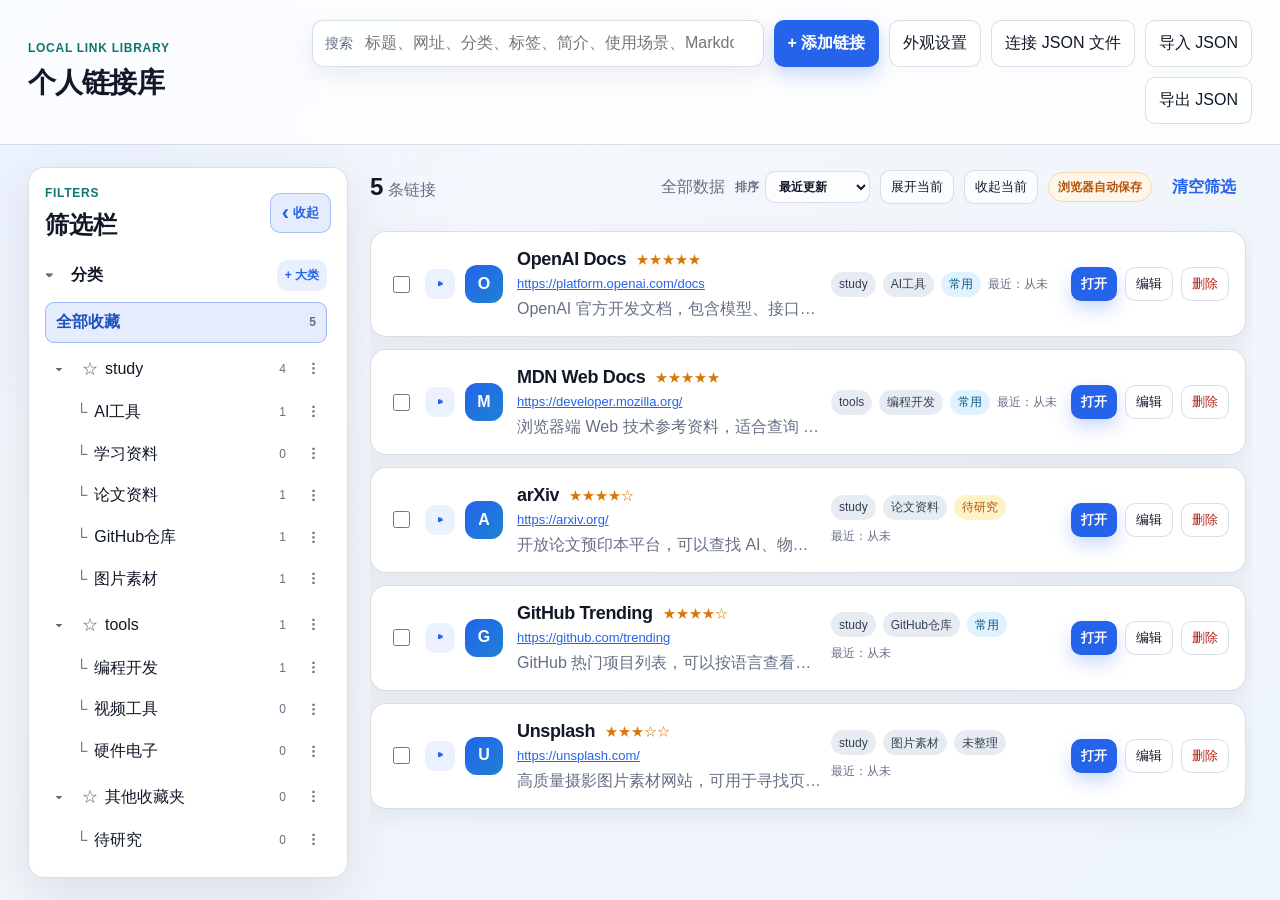
<file: html-database/index.html>
<!DOCTYPE html>
<html lang="zh-CN">
<head>
  <meta charset="UTF-8">
  <meta name="viewport" content="width=device-width, initial-scale=1.0">
  <title>个人链接库</title>
  <link rel="stylesheet" href="style.css">
</head>
<body>
  <div class="app-shell">
    <header class="topbar">
      <div class="title-block">
        <p class="eyebrow">Local Link Library</p>
        <h1>个人链接库</h1>
      </div>

      <div class="top-actions">
        <label class="search-box" for="searchInput">
          <span>搜索</span>
          <input id="searchInput" type="search" placeholder="标题、网址、分类、标签、简介、使用场景、Markdown 笔记">
        </label>
        <button id="addLinkBtn" class="primary-btn" type="button">+ 添加链接</button>
        <button id="appearanceBtn" class="ghost-btn" type="button">外观设置</button>
        <button id="connectJsonBtn" class="ghost-btn" type="button">连接 JSON 文件</button>
        <button id="importBtn" class="ghost-btn" type="button">导入 JSON</button>
        <button id="exportBtn" class="ghost-btn" type="button">导出 JSON</button>
        <input id="importFileInput" class="hidden-file" type="file" accept="application/json,.json">
      </div>
    </header>

    <main id="dashboard" class="dashboard">
      <aside id="filterPanel" class="filter-panel" aria-label="筛选条件">
        <div class="filter-panel-header">
          <div class="filter-title">
            <p class="eyebrow">Filters</p>
            <h2>筛选栏</h2>
          </div>
          <button id="sidebarToggleBtn" class="sidebar-toggle" type="button" aria-expanded="true" aria-controls="filterPanelBody" title="收起侧栏">
            <span class="toggle-icon" aria-hidden="true">‹</span>
            <span class="toggle-text">收起</span>
          </button>
        </div>

        <div id="filterPanelBody" class="filter-panel-body">
          <section class="filter-section" data-section="categories">
            <div class="section-header">
              <button class="section-toggle" type="button" data-action="toggle-section" data-section="categories">
                <span class="section-caret">▾</span>
                <span>分类</span>
              </button>
              <button class="mini-btn" type="button" data-action="add-group">+ 大类</button>
            </div>
            <div id="categoryTree" class="category-tree"></div>
          </section>

          <section class="filter-section" data-section="statuses">
            <div class="section-header">
              <button class="section-toggle" type="button" data-action="toggle-section" data-section="statuses">
                <span class="section-caret">▾</span>
                <span>状态</span>
              </button>
            </div>
            <div id="statusFilters" class="filter-list"></div>
          </section>

          <section class="filter-section" data-section="tags">
            <div class="section-header">
              <button class="section-toggle" type="button" data-action="toggle-section" data-section="tags">
                <span class="section-caret">▾</span>
                <span>标签</span>
              </button>
            </div>
            <div id="tagFilters" class="tag-filter-list"></div>
          </section>
        </div>
      </aside>

      <section class="content-area" aria-live="polite">
        <div class="summary-bar">
          <div class="summary-count"><strong id="resultCount">0</strong><span> 条链接</span></div>
          <div class="summary-actions">
            <span id="activeFilterText" class="active-filter-text">全部数据</span>
            <label class="sort-control" for="sortSelect">排序
              <select id="sortSelect">
                <option value="updated-desc">最近更新</option>
                <option value="created-desc">最近添加</option>
                <option value="opened-desc">最近打开</option>
                <option value="rating-desc">评分最高</option>
                <option value="title-asc">标题 A-Z</option>
              </select>
            </label>
            <button id="expandAllBtn" class="ghost-btn small-btn" type="button">展开当前</button>
            <button id="collapseAllBtn" class="ghost-btn small-btn" type="button">收起当前</button>
            <span id="storageStatus" class="storage-status">浏览器自动保存</span>
            <button id="clearFiltersBtn" class="text-btn" type="button">清空筛选</button>
          </div>
        </div>

        <div id="batchBar" class="batch-bar" hidden>
          <div>已选择 <strong id="selectedCount">0</strong> 项</div>
          <div class="batch-actions">
            <button id="selectAllVisibleBtn" class="ghost-btn small-btn" type="button">全选当前结果</button>
            <button id="clearSelectionBtn" class="ghost-btn small-btn" type="button">取消选择</button>
            <button id="batchEditBtn" class="primary-btn small-btn" type="button">批量编辑</button>
            <button id="batchDeleteBtn" class="ghost-btn danger-btn small-btn" type="button">批量删除</button>
          </div>
        </div>

        <div id="linkList" class="link-list"></div>
        <div id="emptyState" class="empty-state" hidden>
          <h2>没有找到链接</h2>
          <p>换一个关键词或清空筛选后再试。</p>
        </div>
      </section>
    </main>
  </div>

  <dialog id="linkDialog" class="link-dialog">
    <form id="linkForm" method="dialog" class="link-form">
      <div class="dialog-header">
        <div><p class="eyebrow">Link Details</p><h2 id="dialogTitle">添加链接</h2></div>
        <button id="closeDialogBtn" class="icon-btn" type="button" aria-label="关闭">×</button>
      </div>
      <div class="form-grid">
        <label>标题<input id="titleInput" name="title" type="text" required></label>
        <label>URL<input id="urlInput" name="url" type="url" placeholder="https://example.com" required></label>
        <label>大类 / 文件夹<input id="categoryGroupInput" name="categoryGroup" type="text" list="categoryGroupOptions" required><datalist id="categoryGroupOptions"></datalist></label>
        <label>小分类<input id="categoryInput" name="category" type="text" list="categoryOptions" required><datalist id="categoryOptions"></datalist></label>
        <label>标签<input id="tagsInput" name="tags" type="text" placeholder="逗号分隔，例如 AI, 写作, 资料"></label>
        <label>评分<select id="ratingInput" name="rating"><option value="1">1 星</option><option value="2">2 星</option><option value="3">3 星</option><option value="4">4 星</option><option value="5">5 星</option></select></label>
        <label>状态<select id="statusInput" name="status"></select></label>
      </div>
      <label>这个网站是干什么的<textarea id="descriptionInput" name="description" rows="3" required></textarea></label>
      <label>以后什么时候用<textarea id="useCaseInput" name="useCase" rows="3" required></textarea></label>
      <label>Markdown 笔记<textarea id="markdownNoteInput" name="markdownNote" rows="7" placeholder="支持 #标题、-列表、**加粗**、`代码`、链接等常用 Markdown"></textarea></label>
      <p id="formError" class="form-error" role="alert"></p>
      <div class="dialog-actions"><button id="cancelFormBtn" class="ghost-btn" type="button">取消</button><button class="primary-btn" type="submit">保存</button></div>
    </form>
  </dialog>

  <dialog id="batchDialog" class="link-dialog compact-dialog">
    <form id="batchForm" method="dialog" class="link-form">
      <div class="dialog-header"><div><p class="eyebrow">Batch Edit</p><h2>批量编辑</h2></div><button id="closeBatchDialogBtn" class="icon-btn" type="button" aria-label="关闭">×</button></div>
      <p class="hint-text">只会修改已勾选的收藏。空白字段不会覆盖。</p>
      <div class="form-grid">
        <label>移动到大类<input id="batchCategoryGroupInput" type="text" list="categoryGroupOptions" placeholder="不修改则留空"></label>
        <label>移动到小分类<input id="batchCategoryInput" type="text" list="categoryOptions" placeholder="不修改则留空"></label>
        <label>添加标签<input id="batchAddTagsInput" type="text" placeholder="逗号分隔，不添加则留空"></label>
        <label>删除标签<input id="batchRemoveTagsInput" type="text" placeholder="逗号分隔，不删除则留空"></label>
        <label>修改状态<select id="batchStatusInput"></select></label>
        <label>修改评分<select id="batchRatingInput"><option value="">不修改</option><option value="1">1 星</option><option value="2">2 星</option><option value="3">3 星</option><option value="4">4 星</option><option value="5">5 星</option></select></label>
      </div>
      <div class="dialog-actions"><button id="cancelBatchFormBtn" class="ghost-btn" type="button">取消</button><button class="primary-btn" type="submit">应用批量修改</button></div>
    </form>
  </dialog>

  <dialog id="appearanceDialog" class="link-dialog compact-dialog">
    <form id="appearanceForm" method="dialog" class="link-form">
      <div class="dialog-header"><div><p class="eyebrow">Appearance</p><h2>外观设置</h2></div><button id="closeAppearanceDialogBtn" class="icon-btn" type="button" aria-label="关闭">×</button></div>
      <div class="form-grid">
        <label>背景模式<select id="backgroundModeInput"><option value="soft">柔和浅色</option><option value="gradient">渐变背景</option><option value="dark">深色模式</option><option value="image">自定义图片</option></select></label>
        <label>主色调<input id="accentColorInput" type="color" value="#2563eb"></label>
        <label>背景图片 URL<input id="backgroundImageInput" type="url" placeholder="https://..."></label>
        <label>卡片透明度<input id="panelOpacityInput" type="range" min="0.72" max="1" step="0.02" value="0.96"></label>
        <label>圆角大小<input id="radiusInput" type="range" min="8" max="26" step="1" value="16"></label>
      </div>
      <div class="dialog-actions"><button id="resetAppearanceBtn" class="ghost-btn" type="button">恢复默认</button><button id="cancelAppearanceBtn" class="ghost-btn" type="button">取消</button><button class="primary-btn" type="submit">保存外观</button></div>
    </form>
  </dialog>
  <script src="app.js"></script>
</body>
</html>
</file>
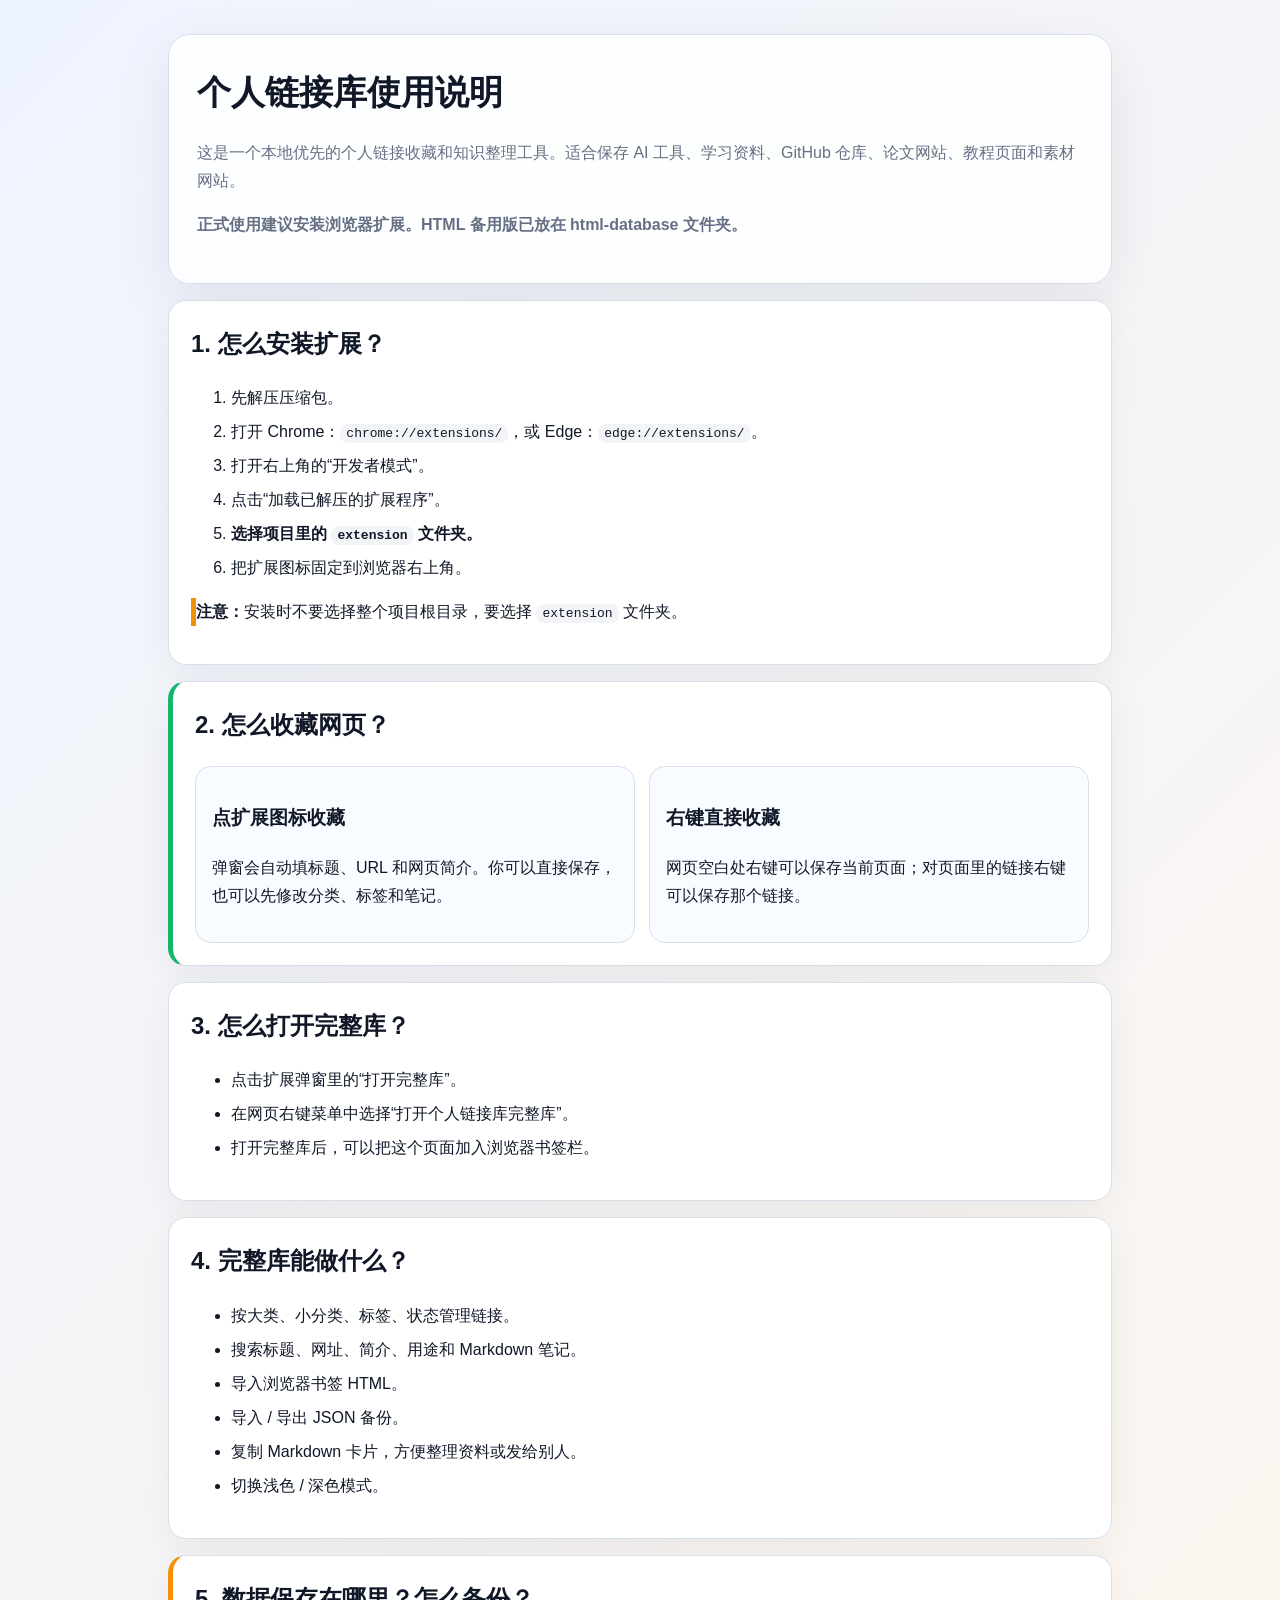
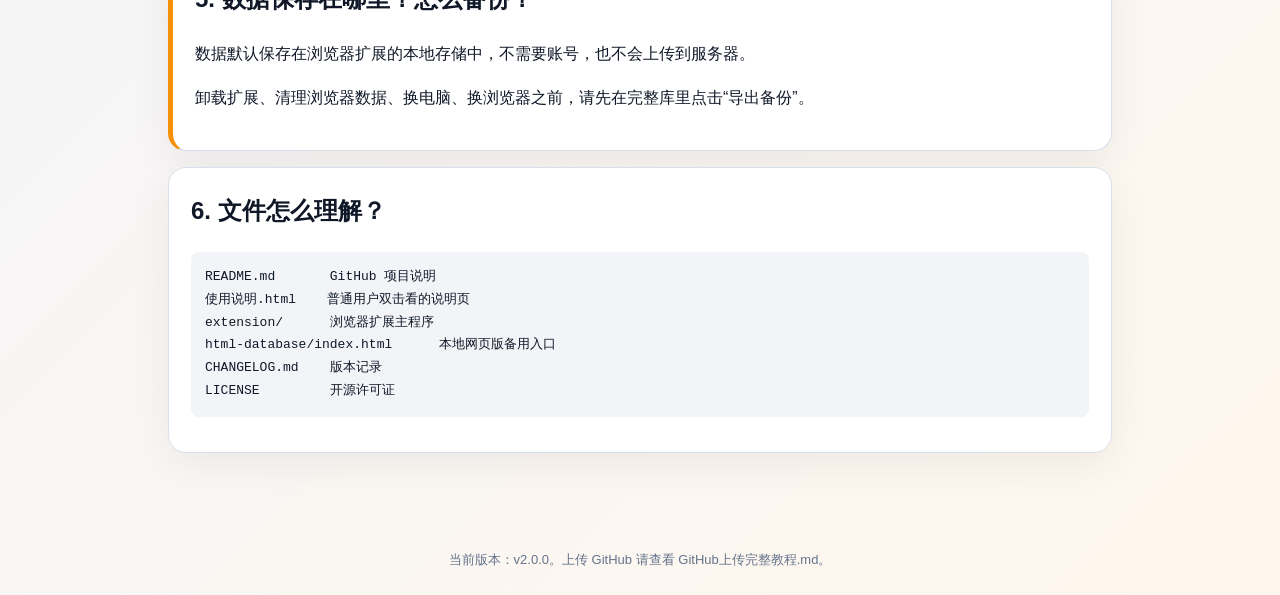
<file: 使用说明.html>
<!DOCTYPE html>
<html lang="zh-CN">
<head>
  <meta charset="UTF-8">
  <meta name="viewport" content="width=device-width, initial-scale=1.0">
  <title>个人链接库使用说明</title>
  <style>
    :root{--brand:#2563eb;--text:#101828;--muted:#667085;--line:#d8e0eb;--bg:#f6f8ff;--panel:#fff;--warn:#f79009;--ok:#12b76a}*{box-sizing:border-box}body{margin:0;background:linear-gradient(135deg,#eef4ff,#fff7ed);color:var(--text);font-family:-apple-system,BlinkMacSystemFont,"Segoe UI","Microsoft YaHei",sans-serif;line-height:1.75}.wrap{max-width:980px;margin:0 auto;padding:34px 18px 56px}.hero{padding:28px;border:1px solid var(--line);border-radius:22px;background:rgba(255,255,255,.88);box-shadow:0 18px 60px rgba(16,24,40,.08)}.hero p{color:var(--muted)}section{background:var(--panel);border:1px solid var(--line);border-radius:18px;padding:22px;margin:16px 0;box-shadow:0 12px 40px rgba(16,24,40,.06)}h1{margin:0 0 8px;font-size:34px}h2{margin-top:0}.grid{display:grid;grid-template-columns:repeat(2,minmax(0,1fr));gap:14px}.card{padding:16px;border:1px solid var(--line);border-radius:16px;background:#f8fbff}code,pre{background:#f2f4f7;border-radius:8px;padding:2px 6px}pre{padding:14px;overflow:auto}.warn{border-left:5px solid var(--warn)}.ok{border-left:5px solid var(--ok)}li{margin:6px 0}.btn{display:inline-block;margin-top:8px;padding:9px 12px;border-radius:10px;background:var(--brand);color:#fff;text-decoration:none;font-weight:800}@media(max-width:760px){.grid{grid-template-columns:1fr}h1{font-size:28px}}
  </style>
</head>
<body>
  <main class="wrap">
    <div class="hero">
      <h1>个人链接库使用说明</h1>
      <p>这是一个本地优先的个人链接收藏和知识整理工具。适合保存 AI 工具、学习资料、GitHub 仓库、论文网站、教程页面和素材网站。</p>
      <p><strong>正式使用建议安装浏览器扩展。HTML 备用版已放在 html-database 文件夹。</strong></p>
    </div>

    <section>
      <h2>1. 怎么安装扩展？</h2>
      <ol>
        <li>先解压压缩包。</li>
        <li>打开 Chrome：<code>chrome://extensions/</code>，或 Edge：<code>edge://extensions/</code>。</li>
        <li>打开右上角的“开发者模式”。</li>
        <li>点击“加载已解压的扩展程序”。</li>
        <li><strong>选择项目里的 <code>extension</code> 文件夹。</strong></li>
        <li>把扩展图标固定到浏览器右上角。</li>
      </ol>
      <p class="warn"><strong>注意：</strong>安装时不要选择整个项目根目录，要选择 <code>extension</code> 文件夹。</p>
    </section>

    <section class="ok">
      <h2>2. 怎么收藏网页？</h2>
      <div class="grid">
        <div class="card">
          <h3>点扩展图标收藏</h3>
          <p>弹窗会自动填标题、URL 和网页简介。你可以直接保存，也可以先修改分类、标签和笔记。</p>
        </div>
        <div class="card">
          <h3>右键直接收藏</h3>
          <p>网页空白处右键可以保存当前页面；对页面里的链接右键可以保存那个链接。</p>
        </div>
      </div>
    </section>

    <section>
      <h2>3. 怎么打开完整库？</h2>
      <ul>
        <li>点击扩展弹窗里的“打开完整库”。</li>
        <li>在网页右键菜单中选择“打开个人链接库完整库”。</li>
        <li>打开完整库后，可以把这个页面加入浏览器书签栏。</li>
      </ul>
    </section>

    <section>
      <h2>4. 完整库能做什么？</h2>
      <ul>
        <li>按大类、小分类、标签、状态管理链接。</li>
        <li>搜索标题、网址、简介、用途和 Markdown 笔记。</li>
        <li>导入浏览器书签 HTML。</li>
        <li>导入 / 导出 JSON 备份。</li>
        <li>复制 Markdown 卡片，方便整理资料或发给别人。</li>
        <li>切换浅色 / 深色模式。</li>
      </ul>
    </section>

    <section class="warn">
      <h2>5. 数据保存在哪里？怎么备份？</h2>
      <p>数据默认保存在浏览器扩展的本地存储中，不需要账号，也不会上传到服务器。</p>
      <p>卸载扩展、清理浏览器数据、换电脑、换浏览器之前，请先在完整库里点击“导出备份”。</p>
    </section>

    <section>
      <h2>6. 文件怎么理解？</h2>
      <pre>README.md       GitHub 项目说明
使用说明.html    普通用户双击看的说明页
extension/      浏览器扩展主程序
html-database/index.html      本地网页版备用入口
CHANGELOG.md    版本记录
LICENSE         开源许可证</pre>
    </section>
  </main>
<footer style="margin:24px 0;color:#64748b;font-size:13px;text-align:center;">当前版本：v2.0.0。上传 GitHub 请查看 GitHub上传完整教程.md。</footer>
</body>
</html>
</file>
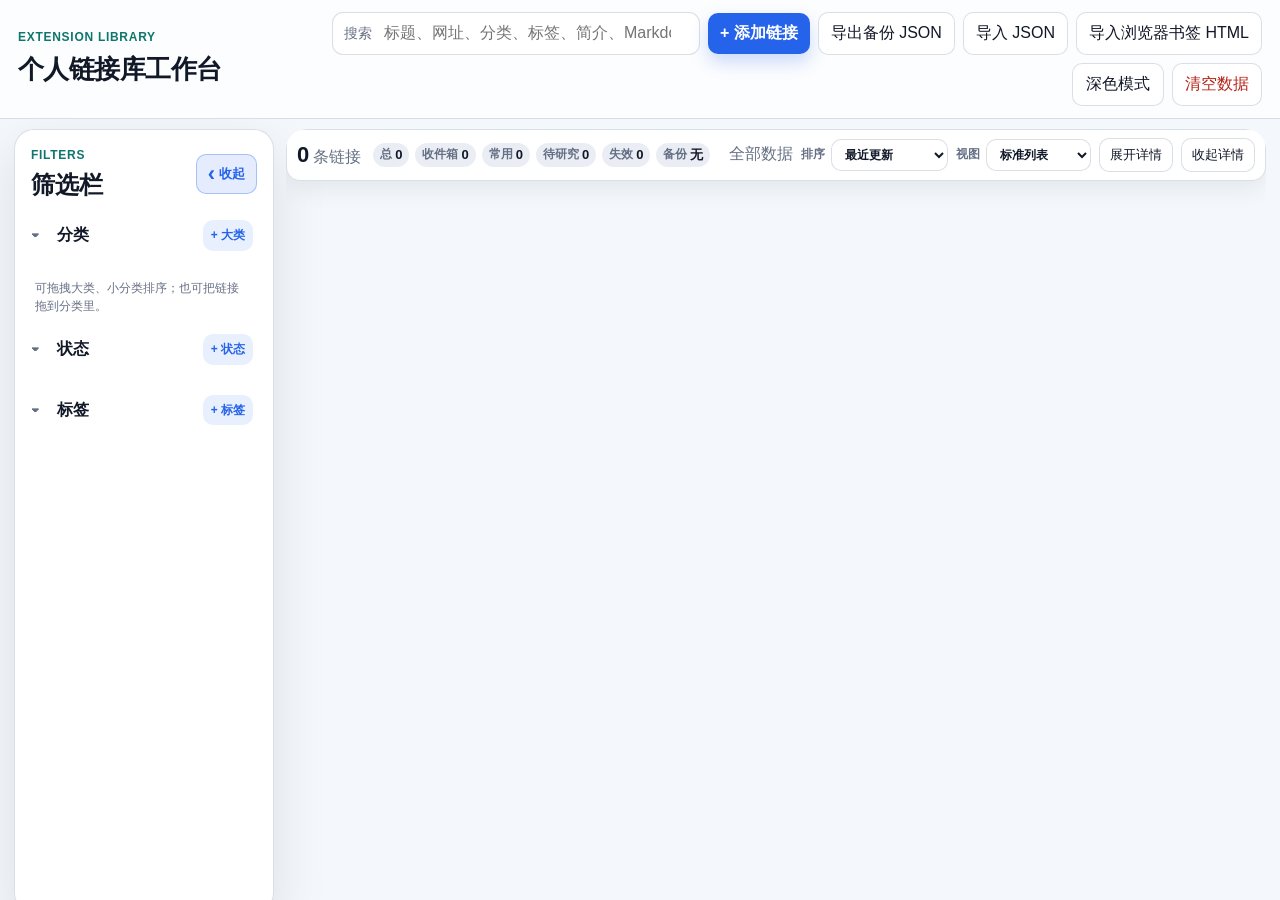
<file: extension/library.html>
<!DOCTYPE html>
<html lang="zh-CN">
<head>
  <meta charset="UTF-8">
  <meta name="viewport" content="width=device-width, initial-scale=1.0">
  <title>个人链接库 - 工作台版</title>
  <link rel="stylesheet" href="library.css">
</head>
<body>
  <div class="app-shell">
    <header class="topbar">
      <div class="title-block">
        <p class="eyebrow">Extension Library</p>
        <h1>个人链接库工作台</h1>
      </div>
      <div class="top-actions">
        <label class="search-box" for="searchInput"><span>搜索</span><input id="searchInput" type="search" placeholder="标题、网址、分类、标签、简介、Markdown 笔记"></label>
        <button id="addLinkBtn" class="primary-btn" type="button">+ 添加链接</button>
        <button id="exportBtn" class="ghost-btn" type="button">导出备份 JSON</button>
        <button id="importBtn" class="ghost-btn" type="button">导入 JSON</button>
        <button id="importBookmarkBtn" class="ghost-btn" type="button">导入浏览器书签 HTML</button>
        <button id="themeToggleBtn" class="ghost-btn theme-toggle" type="button">深色模式</button>
        <button id="clearAllBtn" class="ghost-btn danger-btn" type="button">清空数据</button>
        <input id="importFileInput" class="hidden-file" type="file" accept="application/json,.json">
        <input id="bookmarkFileInput" class="hidden-file" type="file" accept="text/html,.html,.htm">
      </div>
    </header>

    <div id="backupNotice" class="backup-notice" hidden>
      <div><strong id="backupTitle">建议备份</strong><p id="backupText">你的收藏数据建议定期导出备份。</p></div>
      <div class="backup-actions"><button id="backupNowBtn" class="primary-btn small-btn" type="button">立即备份</button><button id="dismissBackupBtn" class="ghost-btn small-btn" type="button">今天先不提醒</button></div>
    </div>


    <main id="dashboard" class="dashboard workbench-dashboard">
      <aside id="filterPanel" class="filter-panel">
        <div class="filter-panel-header">
          <div class="filter-title"><p class="eyebrow">Filters</p><h2>筛选栏</h2></div>
          <button id="sidebarToggleBtn" class="sidebar-toggle" type="button"><span class="toggle-icon">‹</span><span class="toggle-text">收起</span></button>
        </div>
        <div id="filterPanelBody" class="filter-panel-body">
          <section class="filter-section" data-section="categories">
            <div class="section-header"><button class="section-toggle" type="button" data-action="toggle-section" data-section="categories"><span class="section-caret">▾</span><span>分类</span></button><button class="mini-btn" type="button" data-action="add-group">+ 大类</button></div>
            <div id="categoryTree" class="category-tree"></div>
            <p class="side-hint">可拖拽大类、小分类排序；也可把链接拖到分类里。</p>
          </section>
          <section class="filter-section" data-section="statuses"><div class="section-header"><button class="section-toggle" type="button" data-action="toggle-section" data-section="statuses"><span class="section-caret">▾</span><span>状态</span></button><button class="mini-btn" type="button" data-action="add-status">+ 状态</button></div><div id="statusFilters" class="filter-list"></div></section>
          <section class="filter-section" data-section="tags"><div class="section-header"><button class="section-toggle" type="button" data-action="toggle-section" data-section="tags"><span class="section-caret">▾</span><span>标签</span></button><button class="mini-btn" type="button" data-action="add-tag">+ 标签</button></div><div id="tagFilters" class="tag-filter-list"></div></section>
        </div>
      </aside>

      <section class="content-area">
        <div class="summary-bar compact-toolbar">
          <div class="summary-left">
            <div class="summary-count"><strong id="resultCount">0</strong><span> 条链接</span></div>
            <div class="compact-stats" aria-label="数据概览">
              <span>总 <strong id="statsTotal">0</strong></span>
              <span>收件箱 <strong id="statsInbox">0</strong></span>
              <span>常用 <strong id="statsCommon">0</strong></span>
              <span>待研究 <strong id="statsResearch">0</strong></span>
              <span>失效 <strong id="statsBroken">0</strong></span>
              <span>备份 <strong id="statsBackup">无</strong></span>
            </div>
          </div>
          <div class="summary-actions">
            <span id="activeFilterText" class="active-filter-text">全部数据</span>
            <label class="sort-control" for="sortSelect">排序<select id="sortSelect"><option value="updated-desc">最近更新</option><option value="created-desc">最近添加</option><option value="opened-desc">最近打开</option><option value="rating-desc">评分最高</option><option value="title-asc">标题 A-Z</option><option value="manual">自定义顺序</option></select></label>
            <label class="sort-control" for="viewModeSelect">视图<select id="viewModeSelect"><option value="standard">标准列表</option><option value="compact">紧凑列表</option><option value="card">卡片视图</option></select></label>
            <button id="expandAllBtn" class="ghost-btn small-btn" type="button">展开详情</button>
            <button id="collapseAllBtn" class="ghost-btn small-btn" type="button">收起详情</button>
            <button id="clearFiltersBtn" class="text-btn" type="button" hidden>恢复全部</button>
          </div>
        </div>

        <div id="batchBar" class="batch-bar" hidden>
          <div>已选择 <strong id="selectedCount">0</strong> 项</div>
          <div class="batch-actions"><button id="selectAllVisibleBtn" class="ghost-btn small-btn" type="button">全选当前结果</button><button id="clearSelectionBtn" class="ghost-btn small-btn" type="button">取消选择</button><button id="batchEditBtn" class="primary-btn small-btn" type="button">批量编辑</button><button id="batchDeleteBtn" class="ghost-btn danger-btn small-btn" type="button">批量删除</button></div>
        </div>

        <div id="linkList" class="link-list"></div>
        <div id="emptyState" class="empty-state" hidden><h2>没有收藏</h2><p>先用插件弹窗收藏当前网页，或者导入浏览器书签 HTML。</p></div>
      </section>
    </main>
  </div>

  <dialog id="linkDialog" class="link-dialog">
    <form id="linkForm" method="dialog" class="link-form">
      <div class="dialog-header"><div><p class="eyebrow">Link Details</p><h2 id="dialogTitle">添加链接</h2></div><button id="closeDialogBtn" class="icon-btn" type="button">×</button></div>
      <div class="form-grid">
        <label>标题<input id="titleInput" type="text" required></label>
        <label>URL<input id="urlInput" type="url" required></label>
        <label>图标 URL<input id="faviconInput" type="url" placeholder="自动抓取或留空"></label>
        <label>大类 / 文件夹<input id="categoryGroupInput" type="text" list="categoryGroupOptions" required><datalist id="categoryGroupOptions"></datalist></label>
        <label>小分类<input id="categoryInput" type="text" list="categoryOptions" required><datalist id="categoryOptions"></datalist></label>
        <label>标签<input id="tagsInput" type="text" placeholder="逗号分隔，例如 AI, 写作"></label>
        <label>评分<select id="ratingInput"><option value="1">1 星</option><option value="2">2 星</option><option value="3">3 星</option><option value="4">4 星</option><option value="5">5 星</option></select></label>
        <label>状态<select id="statusInput"></select></label>
      </div>
      <label>这个网站是干什么的<textarea id="descriptionInput" rows="3" required></textarea></label>
      <label>以后什么时候用<textarea id="useCaseInput" rows="3" required></textarea></label>
      <label>Markdown 笔记<textarea id="markdownNoteInput" rows="7"></textarea></label>
      <p id="formError" class="form-error"></p>
      <div class="dialog-actions"><button id="cancelFormBtn" class="ghost-btn" type="button">取消</button><button class="primary-btn" type="submit">保存</button></div>
    </form>
  </dialog>

  <dialog id="batchDialog" class="link-dialog compact-dialog">
    <form id="batchForm" method="dialog" class="link-form">
      <div class="dialog-header"><div><p class="eyebrow">Batch Edit</p><h2>批量编辑</h2></div><button id="closeBatchDialogBtn" class="icon-btn" type="button">×</button></div>
      <p class="hint-text">空白字段不会修改。</p>
      <div class="form-grid">
        <label>移动到大类<input id="batchCategoryGroupInput" type="text" list="categoryGroupOptions"></label>
        <label>移动到小分类<input id="batchCategoryInput" type="text" list="categoryOptions"></label>
        <label>添加标签<input id="batchAddTagsInput" type="text"></label>
        <label>删除标签<input id="batchRemoveTagsInput" type="text"></label>
        <label>修改状态<select id="batchStatusInput"></select></label>
        <label>修改评分<select id="batchRatingInput"><option value="">不修改</option><option value="1">1 星</option><option value="2">2 星</option><option value="3">3 星</option><option value="4">4 星</option><option value="5">5 星</option></select></label>
      </div>
      <div class="dialog-actions"><button id="cancelBatchFormBtn" class="ghost-btn" type="button">取消</button><button class="primary-btn" type="submit">应用批量修改</button></div>
    </form>
  </dialog>

  <script src="shared-storage.js"></script>
  <script src="library.js"></script>
</body>
</html>
</file>
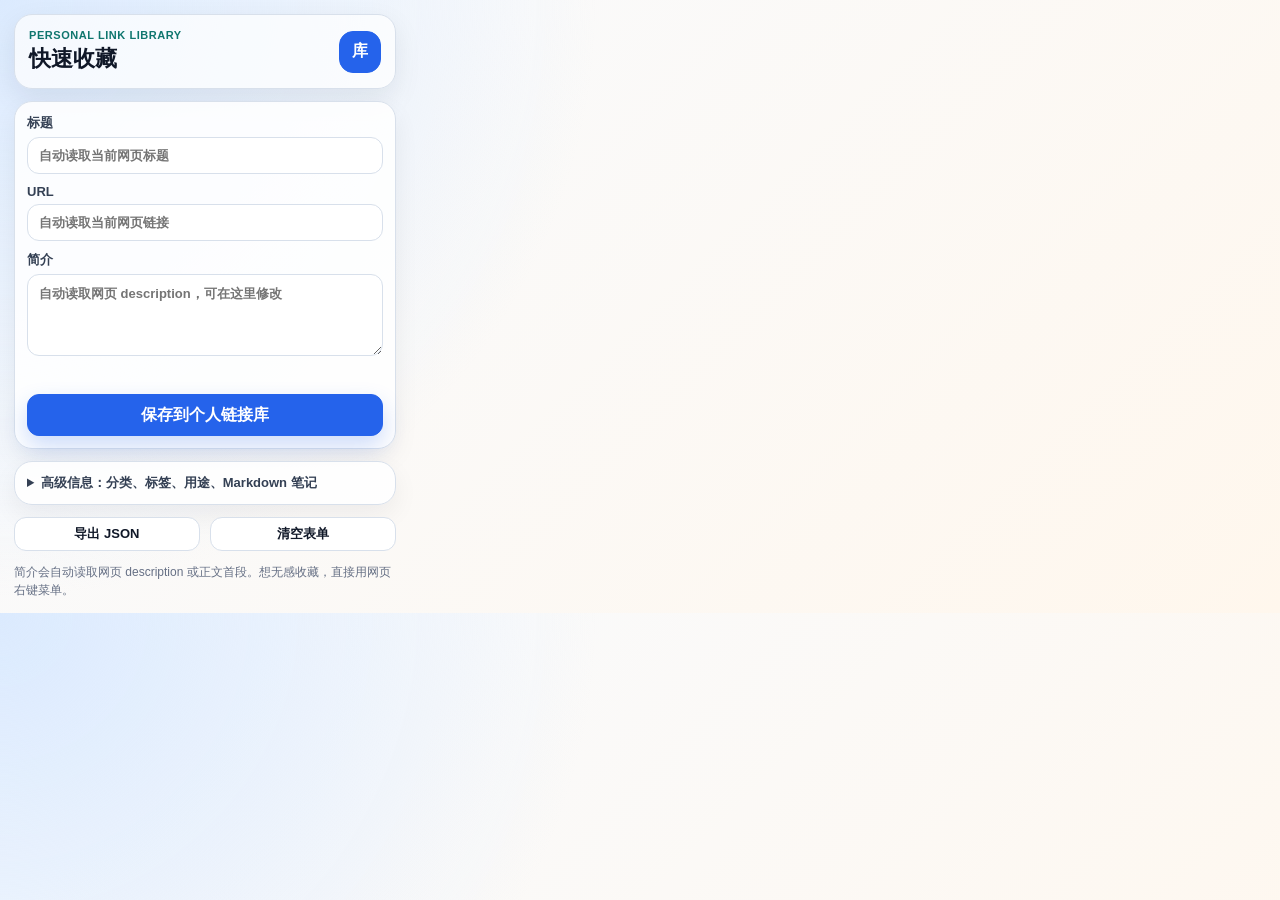
<file: extension/popup.html>
<!DOCTYPE html>
<html lang="zh-CN">
<head>
  <meta charset="UTF-8">
  <meta name="viewport" content="width=device-width, initial-scale=1.0">
  <title>保存到个人链接库</title>
  <link rel="stylesheet" href="popup.css">
</head>
<body>
  <main class="popup">
    <header class="hero">
      <div>
        <p>Personal Link Library</p>
        <h1>快速收藏</h1>
      </div>
      <button id="openLibraryBtn" class="icon-open" type="button" title="打开完整库">库</button>
    </header>

    <section class="quick-card">
      <label>标题<input id="titleInput" type="text" placeholder="自动读取当前网页标题"></label>
      <label>URL<input id="urlInput" type="url" placeholder="自动读取当前网页链接"></label>
      <label>简介<textarea id="descriptionInput" rows="4" placeholder="自动读取网页 description，可在这里修改"></textarea></label>
      <p id="message" class="message"></p>
      <button id="saveBtn" class="primary" type="button">保存到个人链接库</button>
    </section>

    <details class="advanced">
      <summary>高级信息：分类、标签、用途、Markdown 笔记</summary>
      <div class="advanced-body">
        <div class="grid">
          <label>大类<input id="categoryGroupInput" type="text" value="未整理"></label>
          <label>小分类<input id="categoryInput" type="text" value="未整理"></label>
        </div>
        <label>标签<input id="tagsInput" type="text" placeholder="逗号分隔"></label>
        <label>使用场景<textarea id="useCaseInput" rows="3" placeholder="以后什么时候用"></textarea></label>
        <label>Markdown 笔记<textarea id="markdownNoteInput" rows="4" placeholder="可选"></textarea></label>
      </div>
    </details>

    <div class="actions secondary-actions">
      <button id="exportBtn" type="button">导出 JSON</button>
      <button id="clearFormBtn" type="button">清空表单</button>
    </div>

    <p class="hint">简介会自动读取网页 description 或正文首段。想无感收藏，直接用网页右键菜单。</p>
  </main>
  <script src="shared-storage.js"></script>
  <script src="popup.js"></script>
</body>
</html>
</file>
<file: html-database/style.css>
:root {
  --bg: #f4f7fb;
  --panel: #ffffff;
  --panel-alpha: 0.96;
  --panel-strong: #f8fbff;
  --text: #111827;
  --muted: #667085;
  --line: rgba(148, 163, 184, 0.35);
  --brand: #2563eb;
  --brand-dark: color-mix(in srgb, var(--brand), #000 18%);
  --green: #0f766e;
  --amber: #b45309;
  --red: #b42318;
  --radius: 16px;
  --shadow: 0 18px 55px rgba(15, 23, 42, 0.10);
  --soft-shadow: 0 8px 24px rgba(15, 23, 42, 0.07);
  --custom-bg-image: none;
}
* { box-sizing: border-box; }

/* 修复展开 / 收起：防止组件自己的 display 样式覆盖 HTML hidden 属性 */
[hidden] { display: none !important; }
body {
  margin: 0;
  color: var(--text);
  background: var(--bg);
  font-family: -apple-system, BlinkMacSystemFont, "Segoe UI", "Microsoft YaHei", sans-serif;
  line-height: 1.55;
  height: 100vh;
  overflow: hidden;
}
body[data-bg-mode="soft"] { background: radial-gradient(circle at top left, #e8f0ff 0, transparent 34%), linear-gradient(135deg, #f6f8fc 0%, #eef4fb 100%); }
body[data-bg-mode="gradient"] { background: linear-gradient(135deg, #e0f2fe 0%, #f3e8ff 45%, #fff7ed 100%); }
body[data-bg-mode="image"] { background: linear-gradient(rgba(244,247,251,0.76), rgba(244,247,251,0.82)), var(--custom-bg-image); background-size: cover; background-position: center; }
body[data-bg-mode="dark"] { --bg: #101827; --panel: #111c2e; --panel-strong: #17243a; --text: #e5edf7; --muted: #9aa8bc; --line: rgba(148, 163, 184, 0.22); --shadow: 0 18px 55px rgba(0, 0, 0, 0.25); background: radial-gradient(circle at top left, #1d3b73 0, transparent 35%), #101827; }
button, input, select, textarea { font: inherit; }
button { cursor: pointer; }
a { color: var(--brand); }
.app-shell { display: flex; min-height: 100vh; height: 100vh; flex-direction: column; overflow: hidden; }
.topbar { position: sticky; top: 0; z-index: 6; display: grid; grid-template-columns: minmax(190px, 260px) 1fr; gap: 24px; align-items: center; padding: 20px 28px; background: rgba(255, 255, 255, 0.74); border-bottom: 1px solid var(--line); backdrop-filter: blur(18px); }
body[data-bg-mode="dark"] .topbar { background: rgba(16, 24, 39, 0.72); }
.title-block h1, .dialog-header h2, .filter-panel h2, .empty-state h2 { margin: 0; }
.title-block h1 { font-size: 28px; letter-spacing: -0.03em; }
.eyebrow { margin: 0 0 4px; color: var(--green); font-size: 12px; font-weight: 800; text-transform: uppercase; letter-spacing: 0.06em; }
body[data-bg-mode="dark"] .eyebrow { color: #5eead4; }
.top-actions { display: flex; flex-wrap: wrap; justify-content: flex-end; gap: 10px; }
.search-box { display: flex; min-width: min(100%, 400px); flex: 1 1 300px; align-items: center; gap: 10px; padding: 9px 12px; background: rgba(255, 255, 255, 0.72); border: 1px solid var(--line); border-radius: calc(var(--radius) - 5px); box-shadow: var(--soft-shadow); }
body[data-bg-mode="dark"] .search-box { background: rgba(23, 36, 58, 0.82); }
.search-box span { color: var(--muted); font-size: 14px; white-space: nowrap; }
.search-box input { width: 100%; min-width: 0; border: 0; outline: 0; background: transparent; color: var(--text); }
.primary-btn, .ghost-btn, .text-btn, .icon-btn, .mini-btn, .sidebar-toggle, .expand-btn, .group-caret, .node-more, .node-main, .section-toggle { border: 0; border-radius: calc(var(--radius) - 6px); transition: 0.18s ease; }
.primary-btn { padding: 10px 14px; color: #fff; background: var(--brand); font-weight: 800; box-shadow: 0 8px 18px color-mix(in srgb, var(--brand), transparent 76%); }
.primary-btn:hover { background: var(--brand-dark); transform: translateY(-1px); }
.ghost-btn { padding: 10px 13px; color: var(--text); background: rgba(255, 255, 255, 0.75); border: 1px solid var(--line); }
body[data-bg-mode="dark"] .ghost-btn { background: rgba(23, 36, 58, 0.82); }
.ghost-btn:hover, .text-btn:hover, .icon-btn:hover, .mini-btn:hover { background: color-mix(in srgb, var(--brand), transparent 88%); }
.text-btn { padding: 8px 10px; color: var(--brand); background: transparent; font-weight: 800; }
.icon-btn { width: 36px; height: 36px; color: var(--muted); background: transparent; font-size: 26px; line-height: 1; }
.small-btn { min-height: 32px; padding: 6px 10px; font-size: 13px; }
.mini-btn { padding: 6px 8px; color: var(--brand); background: color-mix(in srgb, var(--brand), transparent 90%); font-size: 12px; font-weight: 800; }
.hidden-file { display: none; }
.danger-btn { color: var(--red); }
.dashboard { flex: 1; display: grid; grid-template-columns: 320px minmax(0, 1fr); gap: 22px; min-height: 0; padding: 22px 28px; overflow: hidden; transition: grid-template-columns 0.22s ease; }
.dashboard.sidebar-collapsed { grid-template-columns: 64px minmax(0, 1fr); }
.filter-panel { align-self: stretch; display: flex; min-height: 0; flex-direction: column; gap: 14px; padding: 16px; background: rgba(255,255,255,var(--panel-alpha)); border: 1px solid var(--line); border-radius: var(--radius); box-shadow: var(--shadow); overflow: hidden; backdrop-filter: blur(18px); }
body[data-bg-mode="dark"] .filter-panel, body[data-bg-mode="dark"] .link-row, body[data-bg-mode="dark"] .link-dialog { background: rgba(17, 28, 46, var(--panel-alpha)); }
.filter-panel-header { display: flex; align-items: center; justify-content: space-between; gap: 12px; flex: 0 0 auto; }
.filter-title { min-width: 0; }
.filter-panel-body { display: grid; min-height: 0; gap: 16px; overflow-y: auto; padding-right: 4px; overscroll-behavior: contain; }
.sidebar-toggle { display: inline-flex; min-width: 48px; min-height: 38px; align-items: center; justify-content: center; gap: 4px; padding: 8px 11px; color: var(--brand); background: color-mix(in srgb, var(--brand), transparent 88%); border: 1px solid color-mix(in srgb, var(--brand), transparent 68%); font-weight: 900; }
.toggle-icon { font-size: 22px; line-height: 1; }
.toggle-text { font-size: 13px; }
.dashboard.sidebar-collapsed .filter-panel { align-items: center; padding: 12px 10px; }
.dashboard.sidebar-collapsed .filter-title, .dashboard.sidebar-collapsed .filter-panel-body { display: none; }
.dashboard.sidebar-collapsed .filter-panel-header { justify-content: center; }
.dashboard.sidebar-collapsed .sidebar-toggle { width: 42px; height: 42px; padding: 0; }
.dashboard.sidebar-collapsed .toggle-text { display: none; }
.filter-section { display: grid; gap: 8px; }
.section-header { display: flex; align-items: center; justify-content: space-between; gap: 8px; }
.section-toggle { display: inline-flex; flex: 1; align-items: center; gap: 8px; padding: 6px 0; color: var(--text); background: transparent; font-weight: 900; text-align: left; }
.section-caret { width: 18px; color: var(--muted); }
.section-collapsed .category-tree, .section-collapsed .filter-list, .section-collapsed .tag-filter-list { display: none; }
.filter-list, .tag-filter-list, .category-tree { display: grid; gap: 7px; }
.filter-chip, .tag-chip { display: flex; width: 100%; min-height: 34px; align-items: center; justify-content: space-between; gap: 8px; padding: 7px 10px; color: var(--text); background: rgba(241, 245, 249, 0.76); border: 1px solid transparent; border-radius: calc(var(--radius) - 7px); text-align: left; }
body[data-bg-mode="dark"] .filter-chip, body[data-bg-mode="dark"] .tag-chip { background: rgba(30, 41, 59, 0.88); }
.filter-chip.active, .tag-chip.active, .tree-node.active .node-main, .tree-group.active > .group-node .node-main { color: var(--brand-dark); background: color-mix(in srgb, var(--brand), transparent 88%); border-color: color-mix(in srgb, var(--brand), transparent 62%); font-weight: 800; }
.chip-count, .node-count { color: var(--muted); font-size: 12px; margin-left: auto; }
.tree-group { display: grid; gap: 4px; }
.tree-node { position: relative; display: grid; grid-template-columns: 24px 1fr 28px; gap: 4px; align-items: center; }
.child-node { grid-template-columns: 1fr 28px; padding-left: 22px; }
.node-main { display: flex; min-width: 0; min-height: 34px; align-items: center; gap: 7px; padding: 7px 9px; color: var(--text); background: transparent; text-align: left; }
.group-caret, .node-more { width: 28px; height: 30px; color: var(--muted); background: transparent; }
.node-more { font-size: 18px; }
.node-name { min-width: 0; overflow: hidden; text-overflow: ellipsis; white-space: nowrap; }
.folder-icon, .node-icon { color: var(--muted); }
.tree-children { display: grid; gap: 3px; }
.node-menu { position: absolute; right: 0; top: 32px; z-index: 5; display: none; min-width: 128px; padding: 6px; background: var(--panel); border: 1px solid var(--line); border-radius: 12px; box-shadow: var(--shadow); }
.tree-node.menu-open .node-menu { display: grid; }
.node-menu button { padding: 8px 9px; color: var(--text); background: transparent; border: 0; border-radius: 8px; text-align: left; }
.node-menu button:hover { background: color-mix(in srgb, var(--brand), transparent 90%); }
.node-menu button:disabled { cursor: not-allowed; opacity: 0.42; }
.node-menu .danger-menu { color: var(--red); }
.content-area { min-width: 0; min-height: 0; height: 100%; overflow-y: auto; padding-right: 6px; overscroll-behavior: contain; }
.summary-bar { position: sticky; top: 0; z-index: 3; display: flex; min-height: 48px; align-items: center; justify-content: space-between; gap: 12px; margin-bottom: 12px; padding: 0 0 12px; background: transparent; backdrop-filter: blur(8px); }
.summary-count strong { font-size: 24px; }
.summary-count span, .summary-bar span { color: var(--muted); }
.summary-actions { display: flex; flex-wrap: wrap; align-items: center; justify-content: flex-end; gap: 10px; }
.active-filter-text { max-width: 360px; overflow: hidden; text-overflow: ellipsis; white-space: nowrap; }
.sort-control { display: inline-flex; min-height: 32px; align-items: center; gap: 6px; color: var(--muted); font-size: 12px; font-weight: 800; }
.sort-control select { min-height: 32px; padding: 4px 26px 4px 9px; color: var(--text); background: rgba(255,255,255,.78); border: 1px solid var(--line); border-radius: 10px; outline: 0; }
body[data-bg-mode="dark"] .sort-control select { background: rgba(23,36,58,.86); }
.storage-status { display: inline-flex; min-height: 30px; align-items: center; padding: 5px 9px; color: var(--green); background: rgba(232, 246, 243, 0.86); border: 1px solid #b7ded7; border-radius: 999px; font-size: 12px; font-weight: 800; }
.storage-status.local-only { color: var(--amber); background: rgba(255,247,230,0.88); border-color: #f3d7a6; }
.batch-bar { position: sticky; top: 48px; z-index: 2; display: flex; align-items: center; justify-content: space-between; gap: 12px; margin-bottom: 12px; padding: 10px 12px; background: color-mix(in srgb, var(--brand), #fff 91%); border: 1px solid color-mix(in srgb, var(--brand), transparent 70%); border-radius: var(--radius); box-shadow: var(--soft-shadow); }
.batch-actions { display: flex; flex-wrap: wrap; gap: 8px; justify-content: flex-end; }
.link-list { display: grid; gap: 12px; padding-bottom: 36px; }
.link-row { display: grid; gap: 0; background: rgba(255,255,255,var(--panel-alpha)); border: 1px solid var(--line); border-radius: var(--radius); box-shadow: var(--soft-shadow); overflow: hidden; backdrop-filter: blur(12px); transition: border-color 0.18s ease, box-shadow 0.18s ease, transform 0.18s ease; }
.link-row:hover { transform: translateY(-1px); box-shadow: var(--shadow); }
.link-row.selected { border-color: color-mix(in srgb, var(--brand), transparent 45%); }
.link-row-summary { display: grid; grid-template-columns: 28px 30px 42px minmax(240px, 1fr) minmax(230px, 0.65fr) auto; gap: 10px; align-items: center; padding: 14px 16px; }
.select-box { display: flex; align-items: center; justify-content: center; }
.select-box input { width: 17px; height: 17px; accent-color: var(--brand); }
.expand-btn { width: 30px; height: 30px; color: var(--brand); background: color-mix(in srgb, var(--brand), transparent 91%); font-weight: 900; }
.favicon-dot { display: grid; width: 38px; height: 38px; place-items: center; color: #fff; background: linear-gradient(135deg, var(--brand), color-mix(in srgb, var(--brand), #14b8a6 35%)); border-radius: 12px; font-weight: 900; }
.row-main-text { min-width: 0; }
.row-title-line { display: flex; align-items: center; gap: 10px; min-width: 0; }
.row-title { margin: 0; min-width: 0; overflow: hidden; text-overflow: ellipsis; white-space: nowrap; font-size: 18px; letter-spacing: -0.02em; }
.rating { flex: 0 0 auto; color: #d97706; font-size: 13px; white-space: nowrap; }
.row-url { display: block; min-width: 0; overflow: hidden; text-overflow: ellipsis; white-space: nowrap; font-size: 13px; }
.row-brief { margin: 3px 0 0; color: var(--muted); overflow: hidden; text-overflow: ellipsis; white-space: nowrap; }
.row-meta, .meta-row, .date-row, .tag-row { display: flex; flex-wrap: wrap; gap: 7px; align-items: center; }
.date-mini { color: var(--muted); font-size: 12px; }
.row-actions { display: flex; gap: 8px; justify-content: flex-end; }
.link-row-detail { display: grid; gap: 12px; padding: 0 16px 16px 126px; border-top: 1px solid var(--line); }
.detail-grid { display: grid; grid-template-columns: repeat(2, minmax(0, 1fr)); gap: 12px; padding-top: 14px; }
.pill { display: inline-flex; min-height: 25px; align-items: center; padding: 3px 8px; background: rgba(226, 232, 240, 0.82); border-radius: 999px; color: #344054; font-size: 12px; }
body[data-bg-mode="dark"] .pill { color: #dbe6f3; background: rgba(51, 65, 85, 0.86); }
.muted-pill, .muted-text { color: var(--muted); }
.pill.status-common { color: #075985; background: #e0f2fe; }
.pill.status-research { color: var(--amber); background: #fef3c7; }
.pill.status-broken { color: var(--red); background: #fee4e2; }
.focus-box { padding: 12px; background: rgba(248, 250, 252, 0.78); border: 1px solid var(--line); border-radius: calc(var(--radius) - 5px); }
body[data-bg-mode="dark"] .focus-box { background: rgba(15, 23, 42, 0.45); }
.focus-box h3 { margin: 0 0 6px; font-size: 13px; color: var(--muted); }
.focus-box p { margin: 0; overflow-wrap: anywhere; }
.date-row { color: var(--muted); font-size: 12px; }
.markdown-body { overflow-wrap: anywhere; }
.markdown-body h2, .markdown-body h3, .markdown-body h4 { margin: 10px 0 6px; }
.markdown-body h2:first-child, .markdown-body h3:first-child, .markdown-body h4:first-child { margin-top: 0; }
.markdown-body ul { margin: 8px 0; padding-left: 22px; }
.markdown-body code { padding: 2px 5px; background: rgba(15, 23, 42, 0.08); border-radius: 6px; }
body[data-bg-mode="dark"] .markdown-body code { background: rgba(226, 232, 240, 0.13); }
.empty-state { padding: 46px 18px; background: rgba(255,255,255,var(--panel-alpha)); border: 1px dashed var(--line); border-radius: var(--radius); text-align: center; }
.empty-state p { margin: 8px 0 0; color: var(--muted); }
.link-dialog { width: min(760px, calc(100vw - 28px)); padding: 0; color: var(--text); background: rgba(255,255,255,var(--panel-alpha)); border: 0; border-radius: var(--radius); box-shadow: 0 24px 70px rgba(15, 23, 42, 0.25); backdrop-filter: blur(18px); }
.compact-dialog { width: min(680px, calc(100vw - 28px)); }
.link-dialog::backdrop { background: rgba(15, 23, 42, 0.48); backdrop-filter: blur(2px); }
.link-form { display: grid; gap: 16px; padding: 22px; max-height: min(86vh, 820px); overflow-y: auto; }
.dialog-header { display: flex; align-items: flex-start; justify-content: space-between; gap: 12px; padding-bottom: 8px; border-bottom: 1px solid var(--line); }
.form-grid { display: grid; grid-template-columns: repeat(2, minmax(0, 1fr)); gap: 14px; }
.link-form label { display: grid; gap: 7px; color: color-mix(in srgb, var(--text), var(--muted) 25%); font-weight: 800; }
.link-form input, .link-form select, .link-form textarea { width: 100%; padding: 10px 11px; color: var(--text); background: rgba(255,255,255,0.80); border: 1px solid var(--line); border-radius: calc(var(--radius) - 6px); outline: 0; }
body[data-bg-mode="dark"] .link-form input, body[data-bg-mode="dark"] .link-form select, body[data-bg-mode="dark"] .link-form textarea { background: rgba(15, 23, 42, 0.54); }
.link-form textarea { resize: vertical; }
.link-form input:focus, .link-form select:focus, .link-form textarea:focus { border-color: var(--brand); box-shadow: 0 0 0 3px color-mix(in srgb, var(--brand), transparent 86%); }
.form-error { min-height: 22px; margin: 0; color: var(--red); font-weight: 800; }
.hint-text { margin: 0; color: var(--muted); }
.dialog-actions { display: flex; justify-content: flex-end; gap: 10px; }
@media (max-width: 1100px) {
  .link-row-summary { grid-template-columns: 28px 30px 42px minmax(180px, 1fr); }
  .row-meta, .row-actions { grid-column: 4 / -1; justify-content: flex-start; }
  .link-row-detail { padding-left: 16px; }
}
@media (max-width: 900px) {
  body { height: auto; overflow: auto; }
  .app-shell { height: auto; min-height: 100vh; overflow: visible; }
  .topbar, .dashboard { grid-template-columns: 1fr; }
  .dashboard { overflow: visible; }
  .dashboard.sidebar-collapsed { grid-template-columns: 1fr; }
  .filter-panel, .content-area { height: auto; max-height: none; overflow: visible; }
  .top-actions { justify-content: stretch; }
  .top-actions > button { flex: 1 1 130px; }
  .dashboard.sidebar-collapsed .filter-title, .dashboard.sidebar-collapsed .filter-panel-body { display: grid; }
  .dashboard.sidebar-collapsed .toggle-text { display: inline; }
}
@media (max-width: 640px) {
  .topbar, .dashboard { padding-left: 14px; padding-right: 14px; }
  .form-grid, .detail-grid { grid-template-columns: 1fr; }
  .link-row-summary { grid-template-columns: 26px 28px 38px minmax(0, 1fr); gap: 8px; padding: 12px; }
  .row-meta, .row-actions { grid-column: 1 / -1; }
  .batch-bar, .summary-bar { align-items: stretch; flex-direction: column; }
  .summary-actions, .batch-actions { justify-content: flex-start; }
}
</file>
<file: extension/library.css>
:root {
  --bg: #f4f7fb;
  --panel: #ffffff;
  --panel-alpha: 0.96;
  --panel-strong: #f8fbff;
  --text: #111827;
  --muted: #667085;
  --line: rgba(148, 163, 184, 0.35);
  --brand: #2563eb;
  --brand-dark: color-mix(in srgb, var(--brand), #000 18%);
  --green: #0f766e;
  --amber: #b45309;
  --red: #b42318;
  --radius: 16px;
  --shadow: 0 18px 55px rgba(15, 23, 42, 0.10);
  --soft-shadow: 0 8px 24px rgba(15, 23, 42, 0.07);
  --custom-bg-image: none;
}
* { box-sizing: border-box; }
body {
  margin: 0;
  color: var(--text);
  background: var(--bg);
  font-family: -apple-system, BlinkMacSystemFont, "Segoe UI", "Microsoft YaHei", sans-serif;
  line-height: 1.55;
  height: 100vh;
  overflow: hidden;
}
body[data-bg-mode="soft"] { background: radial-gradient(circle at top left, #e8f0ff 0, transparent 34%), linear-gradient(135deg, #f6f8fc 0%, #eef4fb 100%); }
body[data-bg-mode="gradient"] { background: linear-gradient(135deg, #e0f2fe 0%, #f3e8ff 45%, #fff7ed 100%); }
body[data-bg-mode="image"] { background: linear-gradient(rgba(244,247,251,0.76), rgba(244,247,251,0.82)), var(--custom-bg-image); background-size: cover; background-position: center; }
body[data-bg-mode="dark"] { --bg: #101827; --panel: #111c2e; --panel-strong: #17243a; --text: #e5edf7; --muted: #9aa8bc; --line: rgba(148, 163, 184, 0.22); --shadow: 0 18px 55px rgba(0, 0, 0, 0.25); background: radial-gradient(circle at top left, #1d3b73 0, transparent 35%), #101827; }
button, input, select, textarea { font: inherit; }
button { cursor: pointer; }
a { color: var(--brand); }
.app-shell { display: flex; min-height: 100vh; height: 100vh; flex-direction: column; overflow: hidden; }
.topbar { position: sticky; top: 0; z-index: 6; display: grid; grid-template-columns: minmax(190px, 260px) 1fr; gap: 24px; align-items: center; padding: 20px 28px; background: rgba(255, 255, 255, 0.74); border-bottom: 1px solid var(--line); backdrop-filter: blur(18px); }
body[data-bg-mode="dark"] .topbar { background: rgba(16, 24, 39, 0.72); }
.title-block h1, .dialog-header h2, .filter-panel h2, .empty-state h2 { margin: 0; }
.title-block h1 { font-size: 28px; letter-spacing: -0.03em; }
.eyebrow { margin: 0 0 4px; color: var(--green); font-size: 12px; font-weight: 800; text-transform: uppercase; letter-spacing: 0.06em; }
body[data-bg-mode="dark"] .eyebrow { color: #5eead4; }
.top-actions { display: flex; flex-wrap: wrap; justify-content: flex-end; gap: 10px; }
.search-box { display: flex; min-width: min(100%, 400px); flex: 1 1 300px; align-items: center; gap: 10px; padding: 9px 12px; background: rgba(255, 255, 255, 0.72); border: 1px solid var(--line); border-radius: calc(var(--radius) - 5px); box-shadow: var(--soft-shadow); }
body[data-bg-mode="dark"] .search-box { background: rgba(23, 36, 58, 0.82); }
.search-box span { color: var(--muted); font-size: 14px; white-space: nowrap; }
.search-box input { width: 100%; min-width: 0; border: 0; outline: 0; background: transparent; color: var(--text); }
.primary-btn, .ghost-btn, .text-btn, .icon-btn, .mini-btn, .sidebar-toggle, .expand-btn, .group-caret, .node-more, .node-main, .section-toggle { border: 0; border-radius: calc(var(--radius) - 6px); transition: 0.18s ease; }
.primary-btn { padding: 10px 14px; color: #fff; background: var(--brand); font-weight: 800; box-shadow: 0 8px 18px color-mix(in srgb, var(--brand), transparent 76%); }
.primary-btn:hover { background: var(--brand-dark); transform: translateY(-1px); }
.ghost-btn { padding: 10px 13px; color: var(--text); background: rgba(255, 255, 255, 0.75); border: 1px solid var(--line); }
body[data-bg-mode="dark"] .ghost-btn { background: rgba(23, 36, 58, 0.82); }
.ghost-btn:hover, .text-btn:hover, .icon-btn:hover, .mini-btn:hover { background: color-mix(in srgb, var(--brand), transparent 88%); }
.text-btn { padding: 8px 10px; color: var(--brand); background: transparent; font-weight: 800; }
.icon-btn { width: 36px; height: 36px; color: var(--muted); background: transparent; font-size: 26px; line-height: 1; }
.small-btn { min-height: 32px; padding: 6px 10px; font-size: 13px; }
.mini-btn { padding: 6px 8px; color: var(--brand); background: color-mix(in srgb, var(--brand), transparent 90%); font-size: 12px; font-weight: 800; }
.hidden-file { display: none; }
.danger-btn { color: var(--red); }
.dashboard { flex: 1; display: grid; grid-template-columns: 320px minmax(0, 1fr); gap: 22px; min-height: 0; padding: 22px 28px; overflow: hidden; transition: grid-template-columns 0.22s ease; }
.dashboard.sidebar-collapsed { grid-template-columns: 64px minmax(0, 1fr); }
.filter-panel { align-self: stretch; display: flex; min-height: 0; flex-direction: column; gap: 14px; padding: 16px; background: rgba(255,255,255,var(--panel-alpha)); border: 1px solid var(--line); border-radius: var(--radius); box-shadow: var(--shadow); overflow: hidden; backdrop-filter: blur(18px); }
body[data-bg-mode="dark"] .filter-panel, body[data-bg-mode="dark"] .link-row, body[data-bg-mode="dark"] .link-dialog { background: rgba(17, 28, 46, var(--panel-alpha)); }
.filter-panel-header { display: flex; align-items: center; justify-content: space-between; gap: 12px; flex: 0 0 auto; }
.filter-title { min-width: 0; }
.filter-panel-body { display: grid; min-height: 0; gap: 16px; overflow-y: auto; padding-right: 4px; overscroll-behavior: contain; }
.sidebar-toggle { display: inline-flex; min-width: 48px; min-height: 38px; align-items: center; justify-content: center; gap: 4px; padding: 8px 11px; color: var(--brand); background: color-mix(in srgb, var(--brand), transparent 88%); border: 1px solid color-mix(in srgb, var(--brand), transparent 68%); font-weight: 900; }
.toggle-icon { font-size: 22px; line-height: 1; }
.toggle-text { font-size: 13px; }
.dashboard.sidebar-collapsed .filter-panel { align-items: center; padding: 12px 10px; }
.dashboard.sidebar-collapsed .filter-title, .dashboard.sidebar-collapsed .filter-panel-body { display: none; }
.dashboard.sidebar-collapsed .filter-panel-header { justify-content: center; }
.dashboard.sidebar-collapsed .sidebar-toggle { width: 42px; height: 42px; padding: 0; }
.dashboard.sidebar-collapsed .toggle-text { display: none; }
.filter-section { display: grid; gap: 8px; }
.section-header { display: flex; align-items: center; justify-content: space-between; gap: 8px; }
.section-toggle { display: inline-flex; flex: 1; align-items: center; gap: 8px; padding: 6px 0; color: var(--text); background: transparent; font-weight: 900; text-align: left; }
.section-caret { width: 18px; color: var(--muted); }
.section-collapsed .category-tree, .section-collapsed .filter-list, .section-collapsed .tag-filter-list { display: none; }
.filter-list, .tag-filter-list, .category-tree { display: grid; gap: 7px; }
.filter-chip, .tag-chip { display: flex; width: 100%; min-height: 34px; align-items: center; justify-content: space-between; gap: 8px; padding: 7px 10px; color: var(--text); background: rgba(241, 245, 249, 0.76); border: 1px solid transparent; border-radius: calc(var(--radius) - 7px); text-align: left; }
body[data-bg-mode="dark"] .filter-chip, body[data-bg-mode="dark"] .tag-chip { background: rgba(30, 41, 59, 0.88); }
.filter-chip.active, .tag-chip.active, .tree-node.active .node-main, .tree-group.active > .group-node .node-main { color: var(--brand-dark); background: color-mix(in srgb, var(--brand), transparent 88%); border-color: color-mix(in srgb, var(--brand), transparent 62%); font-weight: 800; }
.chip-count, .node-count { color: var(--muted); font-size: 12px; margin-left: auto; }
.tree-group { display: grid; gap: 4px; }
.tree-node { position: relative; display: grid; grid-template-columns: 24px 1fr 28px; gap: 4px; align-items: center; }
.child-node { grid-template-columns: 1fr 28px; padding-left: 22px; }
.node-main { display: flex; min-width: 0; min-height: 34px; align-items: center; gap: 7px; padding: 7px 9px; color: var(--text); background: transparent; text-align: left; }
.group-caret, .node-more { width: 28px; height: 30px; color: var(--muted); background: transparent; }
.node-more { font-size: 18px; }
.node-name { min-width: 0; overflow: hidden; text-overflow: ellipsis; white-space: nowrap; }
.folder-icon, .node-icon { color: var(--muted); }
.tree-children { display: grid; gap: 3px; }
.node-menu { position: absolute; right: 0; top: 32px; z-index: 5; display: none; min-width: 128px; padding: 6px; background: var(--panel); border: 1px solid var(--line); border-radius: 12px; box-shadow: var(--shadow); }
.tree-node.menu-open .node-menu { display: grid; }
.node-menu button { padding: 8px 9px; color: var(--text); background: transparent; border: 0; border-radius: 8px; text-align: left; }
.node-menu button:hover { background: color-mix(in srgb, var(--brand), transparent 90%); }
.node-menu button:disabled { cursor: not-allowed; opacity: 0.42; }
.node-menu .danger-menu { color: var(--red); }
.content-area { min-width: 0; min-height: 0; height: 100%; overflow-y: auto; padding-right: 6px; overscroll-behavior: contain; }
.summary-bar { position: sticky; top: 0; z-index: 3; display: flex; min-height: 48px; align-items: center; justify-content: space-between; gap: 12px; margin-bottom: 12px; padding: 0 0 12px; background: transparent; backdrop-filter: blur(8px); }
.summary-count strong { font-size: 24px; }
.summary-count span, .summary-bar span { color: var(--muted); }
.summary-actions { display: flex; flex-wrap: wrap; align-items: center; justify-content: flex-end; gap: 10px; }
.active-filter-text { max-width: 360px; overflow: hidden; text-overflow: ellipsis; white-space: nowrap; }
.sort-control { display: inline-flex; min-height: 32px; align-items: center; gap: 6px; color: var(--muted); font-size: 12px; font-weight: 800; }
.sort-control select { min-height: 32px; padding: 4px 26px 4px 9px; color: var(--text); background: rgba(255,255,255,.78); border: 1px solid var(--line); border-radius: 10px; outline: 0; }
body[data-bg-mode="dark"] .sort-control select { background: rgba(23,36,58,.86); }
.storage-status { display: inline-flex; min-height: 30px; align-items: center; padding: 5px 9px; color: var(--green); background: rgba(232, 246, 243, 0.86); border: 1px solid #b7ded7; border-radius: 999px; font-size: 12px; font-weight: 800; }
.storage-status.local-only { color: var(--amber); background: rgba(255,247,230,0.88); border-color: #f3d7a6; }
.batch-bar { position: sticky; top: 48px; z-index: 2; display: flex; align-items: center; justify-content: space-between; gap: 12px; margin-bottom: 12px; padding: 10px 12px; background: color-mix(in srgb, var(--brand), #fff 91%); border: 1px solid color-mix(in srgb, var(--brand), transparent 70%); border-radius: var(--radius); box-shadow: var(--soft-shadow); }
.batch-actions { display: flex; flex-wrap: wrap; gap: 8px; justify-content: flex-end; }
.link-list { display: grid; gap: 12px; padding-bottom: 36px; }
.link-row { display: grid; gap: 0; background: rgba(255,255,255,var(--panel-alpha)); border: 1px solid var(--line); border-radius: var(--radius); box-shadow: var(--soft-shadow); overflow: hidden; backdrop-filter: blur(12px); transition: border-color 0.18s ease, box-shadow 0.18s ease, transform 0.18s ease; }
.link-row:hover { transform: translateY(-1px); box-shadow: var(--shadow); }
.link-row.selected { border-color: color-mix(in srgb, var(--brand), transparent 45%); }
.link-row-summary { display: grid; grid-template-columns: 28px 30px 42px minmax(240px, 1fr) minmax(230px, 0.65fr) auto; gap: 10px; align-items: center; padding: 14px 16px; }
.select-box { display: flex; align-items: center; justify-content: center; }
.select-box input { width: 17px; height: 17px; accent-color: var(--brand); }
.expand-btn { width: 30px; height: 30px; color: var(--brand); background: color-mix(in srgb, var(--brand), transparent 91%); font-weight: 900; }
.favicon-dot { display: grid; width: 38px; height: 38px; place-items: center; color: #fff; background: linear-gradient(135deg, var(--brand), color-mix(in srgb, var(--brand), #14b8a6 35%)); border-radius: 12px; font-weight: 900; }
.row-main-text { min-width: 0; }
.row-title-line { display: flex; align-items: center; gap: 10px; min-width: 0; }
.row-title { margin: 0; min-width: 0; overflow: hidden; text-overflow: ellipsis; white-space: nowrap; font-size: 18px; letter-spacing: -0.02em; }
.rating { flex: 0 0 auto; color: #d97706; font-size: 13px; white-space: nowrap; }
.row-url { display: block; min-width: 0; overflow: hidden; text-overflow: ellipsis; white-space: nowrap; font-size: 13px; }
.row-brief { margin: 3px 0 0; color: var(--muted); overflow: hidden; text-overflow: ellipsis; white-space: nowrap; }
.row-meta, .meta-row, .date-row, .tag-row { display: flex; flex-wrap: wrap; gap: 7px; align-items: center; }
.date-mini { color: var(--muted); font-size: 12px; }
.row-actions { display: flex; gap: 8px; justify-content: flex-end; }
.link-row-detail { display: grid; gap: 12px; padding: 0 16px 16px 126px; border-top: 1px solid var(--line); }
.detail-grid { display: grid; grid-template-columns: repeat(2, minmax(0, 1fr)); gap: 12px; padding-top: 14px; }
.pill { display: inline-flex; min-height: 25px; align-items: center; padding: 3px 8px; background: rgba(226, 232, 240, 0.82); border-radius: 999px; color: #344054; font-size: 12px; }
body[data-bg-mode="dark"] .pill { color: #dbe6f3; background: rgba(51, 65, 85, 0.86); }
.muted-pill, .muted-text { color: var(--muted); }
.pill.status-common { color: #075985; background: #e0f2fe; }
.pill.status-research { color: var(--amber); background: #fef3c7; }
.pill.status-broken { color: var(--red); background: #fee4e2; }
.focus-box { padding: 12px; background: rgba(248, 250, 252, 0.78); border: 1px solid var(--line); border-radius: calc(var(--radius) - 5px); }
body[data-bg-mode="dark"] .focus-box { background: rgba(15, 23, 42, 0.45); }
.focus-box h3 { margin: 0 0 6px; font-size: 13px; color: var(--muted); }
.focus-box p { margin: 0; overflow-wrap: anywhere; }
.date-row { color: var(--muted); font-size: 12px; }
.markdown-body { overflow-wrap: anywhere; }
.markdown-body h2, .markdown-body h3, .markdown-body h4 { margin: 10px 0 6px; }
.markdown-body h2:first-child, .markdown-body h3:first-child, .markdown-body h4:first-child { margin-top: 0; }
.markdown-body ul { margin: 8px 0; padding-left: 22px; }
.markdown-body code { padding: 2px 5px; background: rgba(15, 23, 42, 0.08); border-radius: 6px; }
body[data-bg-mode="dark"] .markdown-body code { background: rgba(226, 232, 240, 0.13); }
.empty-state { padding: 46px 18px; background: rgba(255,255,255,var(--panel-alpha)); border: 1px dashed var(--line); border-radius: var(--radius); text-align: center; }
.empty-state p { margin: 8px 0 0; color: var(--muted); }
.link-dialog { width: min(760px, calc(100vw - 28px)); padding: 0; color: var(--text); background: rgba(255,255,255,var(--panel-alpha)); border: 0; border-radius: var(--radius); box-shadow: 0 24px 70px rgba(15, 23, 42, 0.25); backdrop-filter: blur(18px); }
.compact-dialog { width: min(680px, calc(100vw - 28px)); }
.link-dialog::backdrop { background: rgba(15, 23, 42, 0.48); backdrop-filter: blur(2px); }
.link-form { display: grid; gap: 16px; padding: 22px; max-height: min(86vh, 820px); overflow-y: auto; }
.dialog-header { display: flex; align-items: flex-start; justify-content: space-between; gap: 12px; padding-bottom: 8px; border-bottom: 1px solid var(--line); }
.form-grid { display: grid; grid-template-columns: repeat(2, minmax(0, 1fr)); gap: 14px; }
.link-form label { display: grid; gap: 7px; color: color-mix(in srgb, var(--text), var(--muted) 25%); font-weight: 800; }
.link-form input, .link-form select, .link-form textarea { width: 100%; padding: 10px 11px; color: var(--text); background: rgba(255,255,255,0.80); border: 1px solid var(--line); border-radius: calc(var(--radius) - 6px); outline: 0; }
body[data-bg-mode="dark"] .link-form input, body[data-bg-mode="dark"] .link-form select, body[data-bg-mode="dark"] .link-form textarea { background: rgba(15, 23, 42, 0.54); }
.link-form textarea { resize: vertical; }
.link-form input:focus, .link-form select:focus, .link-form textarea:focus { border-color: var(--brand); box-shadow: 0 0 0 3px color-mix(in srgb, var(--brand), transparent 86%); }
.form-error { min-height: 22px; margin: 0; color: var(--red); font-weight: 800; }
.hint-text { margin: 0; color: var(--muted); }
.dialog-actions { display: flex; justify-content: flex-end; gap: 10px; }
@media (max-width: 1100px) {
  .link-row-summary { grid-template-columns: 28px 30px 42px minmax(180px, 1fr); }
  .row-meta, .row-actions { grid-column: 4 / -1; justify-content: flex-start; }
  .link-row-detail { padding-left: 16px; }
}
@media (max-width: 900px) {
  body { height: auto; overflow: auto; }
  .app-shell { height: auto; min-height: 100vh; overflow: visible; }
  .topbar, .dashboard { grid-template-columns: 1fr; }
  .dashboard { overflow: visible; }
  .dashboard.sidebar-collapsed { grid-template-columns: 1fr; }
  .filter-panel, .content-area { height: auto; max-height: none; overflow: visible; }
  .top-actions { justify-content: stretch; }
  .top-actions > button { flex: 1 1 130px; }
  .dashboard.sidebar-collapsed .filter-title, .dashboard.sidebar-collapsed .filter-panel-body { display: grid; }
  .dashboard.sidebar-collapsed .toggle-text { display: inline; }
}
@media (max-width: 640px) {
  .topbar, .dashboard { padding-left: 14px; padding-right: 14px; }
  .form-grid, .detail-grid { grid-template-columns: 1fr; }
  .link-row-summary { grid-template-columns: 26px 28px 38px minmax(0, 1fr); gap: 8px; padding: 12px; }
  .row-meta, .row-actions { grid-column: 1 / -1; }
  .batch-bar, .summary-bar { align-items: stretch; flex-direction: column; }
  .summary-actions, .batch-actions { justify-content: flex-start; }
}

/* v1.1 实用增强：备份提醒、拖拽排序、favicon */
.backup-notice { display: flex; align-items: center; justify-content: space-between; gap: 14px; margin: 0 24px 14px; padding: 12px 14px; background: rgba(255, 251, 235, 0.92); border: 1px solid #f3d7a6; border-radius: var(--radius); box-shadow: var(--soft-shadow); }
.backup-notice strong { display: block; color: #92400e; }
.backup-notice p { margin: 3px 0 0; color: #7c2d12; font-size: 13px; }
.backup-actions { display: flex; flex-wrap: wrap; gap: 8px; justify-content: flex-end; }
.side-hint { margin: 10px 4px 0; color: var(--muted); font-size: 12px; line-height: 1.45; }
.tree-node[draggable="true"], .link-row[draggable="true"] { cursor: grab; }
.tree-node[draggable="true"]:active, .link-row[draggable="true"]:active { cursor: grabbing; }
.drop-target { outline: 2px dashed var(--brand); outline-offset: 3px; background: color-mix(in srgb, var(--brand), transparent 92%) !important; }
.favicon-img { width: 22px; height: 22px; object-fit: contain; border-radius: 6px; background: rgba(255,255,255,.8); }
.sort-control select option[value="manual"] { font-weight: 800; }
@media (max-width: 900px) { .backup-notice { margin-left: 14px; margin-right: 14px; align-items: stretch; flex-direction: column; } .backup-actions { justify-content: flex-start; } }

/* v1.4 工作台视觉升级 */
body { color-scheme: light; }
body[data-bg-mode="dark"] { color-scheme: dark; --bg: #0b1220; --panel: #111827; --panel-strong: #172033; --text: #edf4ff; --muted: #aab8cc; --line: rgba(148,163,184,.24); --brand: #60a5fa; --brand-dark: #3b82f6; --green: #5eead4; --amber: #fbbf24; --red: #f87171; background: radial-gradient(circle at 6% 0%, rgba(37,99,235,.36), transparent 34%), radial-gradient(circle at 88% 8%, rgba(14,165,233,.16), transparent 28%), #0b1220; }
.topbar { grid-template-columns: minmax(210px, 280px) 1fr; padding: 18px 24px; }
.title-block h1 { letter-spacing: -0.02em; }
.top-actions { gap: 9px; }
.theme-toggle { min-width: 92px; }
.overview-grid { display: grid; grid-template-columns: repeat(6, minmax(110px, 1fr)); gap: 12px; padding: 16px 24px 2px; }
.metric-card { position: relative; overflow: hidden; min-height: 96px; padding: 14px; border: 1px solid var(--line); border-radius: 18px; background: rgba(255,255,255,.78); box-shadow: var(--soft-shadow); backdrop-filter: blur(16px); }
.metric-card::after { content: ""; position: absolute; right: -18px; top: -22px; width: 76px; height: 76px; border-radius: 999px; background: color-mix(in srgb, var(--brand), transparent 86%); }
.metric-card span { display: block; color: var(--muted); font-size: 12px; font-weight: 900; }
.metric-card strong { display: block; margin: 4px 0 3px; color: var(--text); font-size: 26px; line-height: 1; letter-spacing: -0.04em; }
.metric-card small { color: var(--muted); font-size: 12px; }
.metric-total { background: linear-gradient(135deg, color-mix(in srgb, var(--brand), #fff 88%), rgba(255,255,255,.86)); }
.metric-danger::after { background: rgba(244,63,94,.12); }
body[data-bg-mode="dark"] .metric-card { background: rgba(17,28,46,.74); }
body[data-bg-mode="dark"] .metric-total { background: linear-gradient(135deg, rgba(37,99,235,.26), rgba(17,28,46,.78)); }
.workbench-dashboard { grid-template-columns: minmax(260px, 320px) minmax(0, 1fr); gap: 18px; padding-top: 14px; }
.content-area { border-radius: 20px; }
.filter-panel { border-radius: 20px; }
.summary-bar { position: sticky; top: 0; z-index: 4; margin: -4px -4px 12px; padding: 12px; border-radius: 16px; background: color-mix(in srgb, var(--panel), transparent 8%); backdrop-filter: blur(14px); }
.link-list { gap: 8px; }
.link-row { border-radius: 15px; box-shadow: 0 8px 22px rgba(15,23,42,.045); transition: transform .15s ease, border-color .15s ease, box-shadow .15s ease; }
.link-row:hover { transform: translateY(-1px); border-color: color-mix(in srgb, var(--brand), var(--line) 70%); box-shadow: 0 14px 30px rgba(15,23,42,.08); }
.link-row-summary { grid-template-columns: 26px 26px 38px minmax(0,1.4fr) minmax(220px,.65fr) auto; gap: 10px; padding: 10px 12px; align-items: center; }
.favicon-dot { width: 34px; height: 34px; border-radius: 11px; display: grid; place-items: center; background: linear-gradient(135deg, #eef4ff, #fff); border: 1px solid var(--line); color: var(--brand); font-weight: 900; overflow: hidden; }
.favicon-img { width: 23px; height: 23px; }
.row-title { font-size: 15px; line-height: 1.25; }
.row-title-line { gap: 7px; }
.rating { font-size: 12px; opacity: .76; }
.row-url { max-width: 100%; font-size: 12px; }
.row-brief { display: -webkit-box; -webkit-line-clamp: 1; -webkit-box-orient: vertical; overflow: hidden; margin-top: 3px; font-size: 13px; }
.row-meta { justify-content: flex-start; gap: 6px; }
.row-actions { gap: 6px; justify-content: flex-end; }
.row-actions .small-btn { padding: 6px 8px; min-height: 30px; font-size: 12px; }
.copy-btn { color: var(--green); }
.link-row-detail { padding: 0 12px 12px 102px; }
.focus-box { border-radius: 14px; }
.pill { border: 1px solid color-mix(in srgb, var(--line), transparent 36%); }
body[data-bg-mode="dark"] .link-row { background: rgba(17,28,46,.78); }
body[data-bg-mode="dark"] .content-area, body[data-bg-mode="dark"] .filter-panel, body[data-bg-mode="dark"] .summary-bar { background: rgba(17,28,46,.70); }
body[data-bg-mode="dark"] .favicon-dot { background: rgba(15,23,42,.68); }
body[data-bg-mode="dark"] .metric-card, body[data-bg-mode="dark"] .link-row, body[data-bg-mode="dark"] .filter-panel, body[data-bg-mode="dark"] .content-area { border-color: rgba(148,163,184,.22); }
body[data-bg-mode="dark"] input, body[data-bg-mode="dark"] select, body[data-bg-mode="dark"] textarea { color: var(--text); background: rgba(15,23,42,.72); }
body[data-bg-mode="dark"] .ghost-btn, body[data-bg-mode="dark"] .text-btn, body[data-bg-mode="dark"] .small-btn { color: var(--text); }
body[data-bg-mode="dark"] .primary-btn { background: #3b82f6; border-color: #60a5fa; }
body[data-bg-mode="dark"] .status-common { background: rgba(16,185,129,.15); color: #6ee7b7; }
body[data-bg-mode="dark"] .status-research { background: rgba(96,165,250,.15); color: #bfdbfe; }
body[data-bg-mode="dark"] .status-broken { background: rgba(248,113,113,.16); color: #fecaca; }
.link-dialog { border-radius: 22px; }
.link-form { gap: 13px; }
.dialog-header { padding-bottom: 6px; border-bottom: 1px solid var(--line); }
@media (max-width: 1180px) { .overview-grid { grid-template-columns: repeat(3, 1fr); } .link-row-summary { grid-template-columns: 26px 26px 38px minmax(0,1fr); } .row-meta, .row-actions { grid-column: 4 / -1; } .link-row-detail { padding-left: 86px; } }
@media (max-width: 760px) { .overview-grid { grid-template-columns: repeat(2, 1fr); padding-left: 14px; padding-right: 14px; } .workbench-dashboard { grid-template-columns: 1fr; } .link-row-detail { padding-left: 12px; } }


/* v2.0.2：确保 hidden 真正生效，修复展开/收起、备份提醒按钮不隐藏的问题 */
[hidden] { display: none !important; }

/* v2.0.2：把内容区让给收藏列表，侧边栏更像 IDE 的可折叠面板 */
.dashboard,
.workbench-dashboard {
  grid-template-columns: minmax(220px, 280px) minmax(0, 1fr);
  gap: 14px;
  padding: 14px 18px 18px;
}
.dashboard.sidebar-collapsed,
.workbench-dashboard.sidebar-collapsed {
  grid-template-columns: 48px minmax(0, 1fr);
  gap: 12px;
}
.dashboard.sidebar-collapsed .filter-panel {
  padding: 8px;
  align-items: center;
  border-radius: 14px;
}
.dashboard.sidebar-collapsed .filter-panel-header {
  width: 100%;
  min-height: 190px;
  justify-content: center;
}
.dashboard.sidebar-collapsed .sidebar-toggle {
  width: 32px;
  min-width: 32px;
  height: 180px;
  min-height: 180px;
  flex-direction: column;
  padding: 8px 4px;
  border-radius: 12px;
}
.dashboard.sidebar-collapsed .toggle-text {
  display: inline;
  writing-mode: vertical-rl;
  letter-spacing: 0.08em;
  font-size: 12px;
}
.dashboard.sidebar-collapsed .filter-title,
.dashboard.sidebar-collapsed .filter-panel-body {
  display: none !important;
}
.content-area {
  padding-right: 2px;
}
.summary-bar {
  border: 1px solid var(--line);
  background: color-mix(in srgb, var(--panel), transparent 8%);
  box-shadow: var(--soft-shadow);
}

/* v2.0.2：多种视图 */
.link-list.view-compact { gap: 6px; }
.link-list.view-compact .link-row-summary {
  grid-template-columns: 22px 24px 32px minmax(0, 1fr) auto auto;
  padding: 7px 10px;
}
.link-list.view-compact .favicon-dot {
  width: 30px;
  height: 30px;
  border-radius: 9px;
}
.link-list.view-compact .row-title { font-size: 14px; }
.link-list.view-compact .row-brief,
.link-list.view-compact .date-mini { display: none; }
.link-list.view-compact .row-meta .pill:nth-child(1),
.link-list.view-compact .row-meta .pill:nth-child(2) { display: none; }
.link-list.view-compact .row-actions .copy-btn { display: none; }
.link-list.view-compact .link-row-detail { padding: 0 12px 12px 98px; }

.link-list.view-card {
  display: grid;
  grid-template-columns: repeat(auto-fill, minmax(310px, 1fr));
  gap: 12px;
}
.link-list.view-card .link-row {
  min-height: 210px;
}
.link-list.view-card .link-row-summary {
  grid-template-columns: 24px 28px 40px minmax(0,1fr);
  align-items: start;
}
.link-list.view-card .row-meta,
.link-list.view-card .row-actions {
  grid-column: 4 / -1;
  justify-content: flex-start;
}
.link-list.view-card .row-brief {
  white-space: normal;
  display: -webkit-box;
  -webkit-line-clamp: 2;
  -webkit-box-orient: vertical;
}
.link-list.view-card .link-row-detail {
  padding: 0 12px 14px 12px;
}
.link-list.view-card .detail-grid {
  grid-template-columns: 1fr;
}

/* v2.0.2：详情区缩进变小，避免主内容显得被挤压 */
.link-row-detail {
  padding-left: 98px;
}
@media (max-width: 1100px) {
  .dashboard,
  .workbench-dashboard {
    grid-template-columns: minmax(180px, 240px) minmax(0, 1fr);
    padding: 12px;
  }
  .overview-grid {
    grid-template-columns: repeat(3, minmax(110px, 1fr));
  }
}


/* v2.0.3：顶部压缩为工作台状态条，收藏列表成为主区域 */
.overview-grid { display: none !important; }
.topbar {
  grid-template-columns: minmax(190px, 300px) minmax(0, 1fr) !important;
  gap: 14px !important;
  padding: 12px 18px !important;
  min-height: 72px;
}
.title-block h1 { font-size: 26px !important; }
.eyebrow { margin-bottom: 2px; }
.top-actions { gap: 8px !important; align-items: center; }
.search-box {
  min-width: min(100%, 360px) !important;
  flex: 1 1 360px !important;
  padding: 7px 11px !important;
  box-shadow: none !important;
}
.top-actions .primary-btn,
.top-actions .ghost-btn {
  min-height: 36px;
  padding: 8px 12px;
}
.backup-notice {
  margin: 8px 18px 0 !important;
  padding: 10px 14px !important;
}
.dashboard,
.workbench-dashboard {
  grid-template-columns: minmax(210px, 260px) minmax(0, 1fr) !important;
  gap: 12px !important;
  padding: 10px 14px 14px !important;
}
.content-area {
  min-height: calc(100vh - 116px) !important;
  padding-right: 0 !important;
}
.summary-bar.compact-toolbar {
  display: grid !important;
  grid-template-columns: minmax(0, 1fr) auto;
  gap: 10px !important;
  align-items: center;
  min-height: 44px !important;
  margin: 0 0 8px !important;
  padding: 8px 10px !important;
  border-radius: 14px !important;
}
.summary-left { display: flex; min-width: 0; align-items: center; gap: 12px; flex-wrap: wrap; }
.summary-count { display: inline-flex; align-items: baseline; gap: 4px; white-space: nowrap; }
.summary-count strong { font-size: 22px !important; }
.compact-stats { display: flex; min-width: 0; align-items: center; gap: 6px; flex-wrap: wrap; }
.compact-stats span {
  display: inline-flex;
  align-items: center;
  gap: 3px;
  min-height: 24px;
  padding: 2px 7px;
  border-radius: 999px;
  color: var(--muted);
  background: rgba(226,232,240,.72);
  font-size: 12px;
  font-weight: 800;
}
.compact-stats strong { color: var(--text); font-size: 13px; }
.summary-actions { gap: 8px !important; }
.active-filter-text { max-width: 220px !important; }
#clearFiltersBtn[hidden] { display: none !important; }
#clearFiltersBtn:not([hidden]) { display: inline-flex; }
.link-list { min-height: calc(100vh - 196px); }
.empty-state { min-height: calc(100vh - 240px); display: grid; place-content: center; }

/* v2.0.3：侧边栏改为 IDE 式窄栏，不再使用竖排大按钮 */
.dashboard.sidebar-collapsed,
.workbench-dashboard.sidebar-collapsed {
  grid-template-columns: 42px minmax(0, 1fr) !important;
  gap: 10px !important;
}
.dashboard.sidebar-collapsed .filter-panel {
  width: 42px;
  padding: 6px !important;
  align-items: center;
  justify-content: flex-start;
  border-radius: 12px !important;
}
.dashboard.sidebar-collapsed .filter-panel-header {
  width: 100%;
  min-height: auto !important;
  display: flex;
  justify-content: center;
}
.dashboard.sidebar-collapsed .sidebar-toggle {
  width: 30px !important;
  min-width: 30px !important;
  height: 30px !important;
  min-height: 30px !important;
  padding: 0 !important;
  border-radius: 8px !important;
  flex-direction: row !important;
}
.dashboard.sidebar-collapsed .toggle-icon { font-size: 17px; }
.dashboard.sidebar-collapsed .toggle-text { display: none !important; writing-mode: horizontal-tb !important; }
.dashboard.sidebar-collapsed .filter-title,
.dashboard.sidebar-collapsed .filter-panel-body { display: none !important; }
.dashboard.sidebar-collapsed .content-area { min-width: 0; }

body[data-bg-mode="dark"] .compact-stats span { background: rgba(51,65,85,.78); }
body[data-bg-mode="dark"] .summary-bar.compact-toolbar { background: rgba(17,28,46,.82); }

@media (max-width: 1180px) {
  .summary-bar.compact-toolbar { grid-template-columns: 1fr; }
  .summary-actions { justify-content: flex-start; }
  .compact-stats span:nth-child(n+5) { display: none; }
}
@media (max-width: 760px) {
  .topbar { grid-template-columns: 1fr !important; padding: 10px 12px !important; }
  .dashboard, .workbench-dashboard { grid-template-columns: 1fr !important; padding: 10px !important; }
  .dashboard.sidebar-collapsed, .workbench-dashboard.sidebar-collapsed { grid-template-columns: 1fr !important; }
  .dashboard.sidebar-collapsed .filter-panel { width: auto; }
  .dashboard.sidebar-collapsed .filter-title, .dashboard.sidebar-collapsed .filter-panel-body { display: grid !important; }
  .dashboard.sidebar-collapsed .toggle-text { display: inline !important; }
  .link-list { min-height: 50vh; }
}


/* v2.0.4：修复单条收藏被拉满整块区域的问题；所有收藏行保持固定大小并从顶部排列 */
.link-list {
  align-content: start !important;
  justify-content: stretch;
  grid-auto-rows: max-content !important;
}
.link-list .link-row {
  align-self: start !important;
  min-height: 0 !important;
}
.link-list:not(.view-card) .link-row-summary {
  min-height: 74px;
}
.link-list.view-compact .link-row-summary {
  min-height: 44px;
}
.link-list.view-card {
  align-content: start !important;
  grid-auto-rows: minmax(210px, auto) !important;
}
.link-list.view-card .link-row {
  height: 100%;
}
.link-list.view-card .link-row-summary {
  min-height: 150px;
}
.link-list .row-main-text,
.link-list .row-meta,
.link-list .row-actions {
  align-self: center;
}
.link-list.view-card .row-main-text,
.link-list.view-card .row-meta,
.link-list.view-card .row-actions {
  align-self: start;
}

/* v2.0.5: make status/tag filters editable like categories */
.editable-chip {
  position: relative;
  display: grid;
  grid-template-columns: minmax(0, 1fr) 28px;
  align-items: center;
  padding: 0;
}
.editable-chip .filter-main {
  display: flex;
  min-width: 0;
  min-height: 34px;
  align-items: center;
  justify-content: space-between;
  gap: 8px;
  padding: 7px 10px;
  color: inherit;
  background: transparent;
  border: 0;
  text-align: left;
}
.editable-chip .filter-main span:first-child {
  min-width: 0;
  overflow: hidden;
  text-overflow: ellipsis;
  white-space: nowrap;
}
.editable-chip.menu-open .node-menu { display: grid; }
.editable-chip .node-more { justify-self: end; }


/* v2.0.7: status/tag filters use visible edit/delete actions, avoiding hidden menu confusion */
.editable-chip { grid-template-columns: minmax(0, 1fr) auto !important; overflow: visible; }
.editable-chip .chip-actions { display: inline-flex; align-items: center; gap: 4px; padding-right: 6px; }
.editable-chip .chip-edit, .editable-chip .chip-delete { min-width: 28px; min-height: 26px; padding: 3px 6px; border-radius: 8px; border: 0; background: rgba(255,255,255,.62); color: var(--muted); font-size: 12px; font-weight: 900; }
.editable-chip .chip-edit:hover { color: var(--brand); background: color-mix(in srgb, var(--brand), transparent 88%); }
.editable-chip .chip-delete:hover { color: var(--red); background: color-mix(in srgb, var(--red), transparent 90%); }
body[data-bg-mode="dark"] .editable-chip .chip-edit, body[data-bg-mode="dark"] .editable-chip .chip-delete { background: rgba(15,23,42,.45); }
.node-menu { z-index: 60; }


/* v2.0.7: 修复筛选栏最后一行被底部遮挡、滚轮滑不到的问题 */
.filter-panel-body {
  padding-bottom: 96px !important;
  scroll-padding-bottom: 96px !important;
}
.filter-panel-body::after {
  content: "";
  display: block;
  min-height: 72px;
}
.filter-panel {
  padding-bottom: 10px !important;
}
@media (max-width: 760px) {
  .filter-panel-body {
    padding-bottom: 32px !important;
    scroll-padding-bottom: 32px !important;
  }
  .filter-panel-body::after { min-height: 20px; }
}
</file>
<file: extension/popup.css>
:root { --brand: #2563eb; --text: #101828; --muted: #667085; --line: #d8e0eb; --panel: rgba(255,255,255,.88); --soft: #eef4ff; }
* { box-sizing: border-box; }
body { width: 410px; margin: 0; color: var(--text); background: radial-gradient(circle at top left, #dbeafe 0, transparent 42%), linear-gradient(135deg, #f8fbff, #fff7ed); font-family: -apple-system, BlinkMacSystemFont, "Segoe UI", "Microsoft YaHei", sans-serif; }
.popup { display: grid; gap: 12px; padding: 14px; }
.hero { display: flex; justify-content: space-between; align-items: center; padding: 14px; background: rgba(255,255,255,.72); border: 1px solid var(--line); border-radius: 18px; box-shadow: 0 10px 28px rgba(15,23,42,.08); }
.hero p { margin: 0 0 3px; color: #0f766e; font-size: 11px; font-weight: 900; text-transform: uppercase; letter-spacing: .05em; }
h1 { margin: 0; font-size: 22px; }
.icon-open { width: 42px; height: 42px; border-radius: 14px; color: #fff; background: var(--brand); border-color: var(--brand); }
.quick-card, .advanced { padding: 12px; background: var(--panel); border: 1px solid var(--line); border-radius: 18px; box-shadow: 0 10px 26px rgba(15,23,42,.06); }
.quick-card { display: grid; gap: 10px; }
.advanced summary { cursor: pointer; color: #344054; font-size: 13px; font-weight: 900; }
.advanced-body { display: grid; gap: 10px; padding-top: 12px; }
label { display: grid; gap: 5px; color: #344054; font-size: 13px; font-weight: 850; }
input, textarea { width: 100%; padding: 10px 11px; color: var(--text); background: rgba(255,255,255,.96); border: 1px solid var(--line); border-radius: 12px; outline: 0; font: inherit; }
textarea { resize: vertical; }
input:focus, textarea:focus { border-color: var(--brand); box-shadow: 0 0 0 3px rgba(37,99,235,.13); }
.grid { display: grid; grid-template-columns: 1fr 1fr; gap: 10px; }
.actions { display: grid; grid-template-columns: 1fr 1fr; gap: 10px; }
button { min-height: 38px; border: 1px solid var(--line); border-radius: 12px; background: #fff; color: var(--text); font: inherit; font-weight: 850; cursor: pointer; }
button:hover { background: var(--soft); }
button.primary { min-height: 42px; color: #fff; background: var(--brand); border-color: var(--brand); box-shadow: 0 10px 22px rgba(37,99,235,.22); }
.secondary-actions button { min-height: 34px; font-size: 13px; }
.message { min-height: 18px; margin: 0; color: #0f766e; font-size: 13px; font-weight: 850; }
.hint { margin: 0; color: var(--muted); font-size: 12px; line-height: 1.5; }
@media (prefers-color-scheme: dark) {
  :root { --text: #e5edf7; --muted: #9aa8bc; --line: rgba(148,163,184,.24); --panel: rgba(17,28,46,.88); --soft: rgba(37,99,235,.16); }
  body { background: radial-gradient(circle at top left, #1d3b73 0, transparent 42%), #101827; }
  .hero, .quick-card, .advanced, input, textarea, button { background: rgba(17,28,46,.88); }
  .hero p { color: #5eead4; }
  label, .advanced summary { color: #dbe6f3; }
}
</file>
